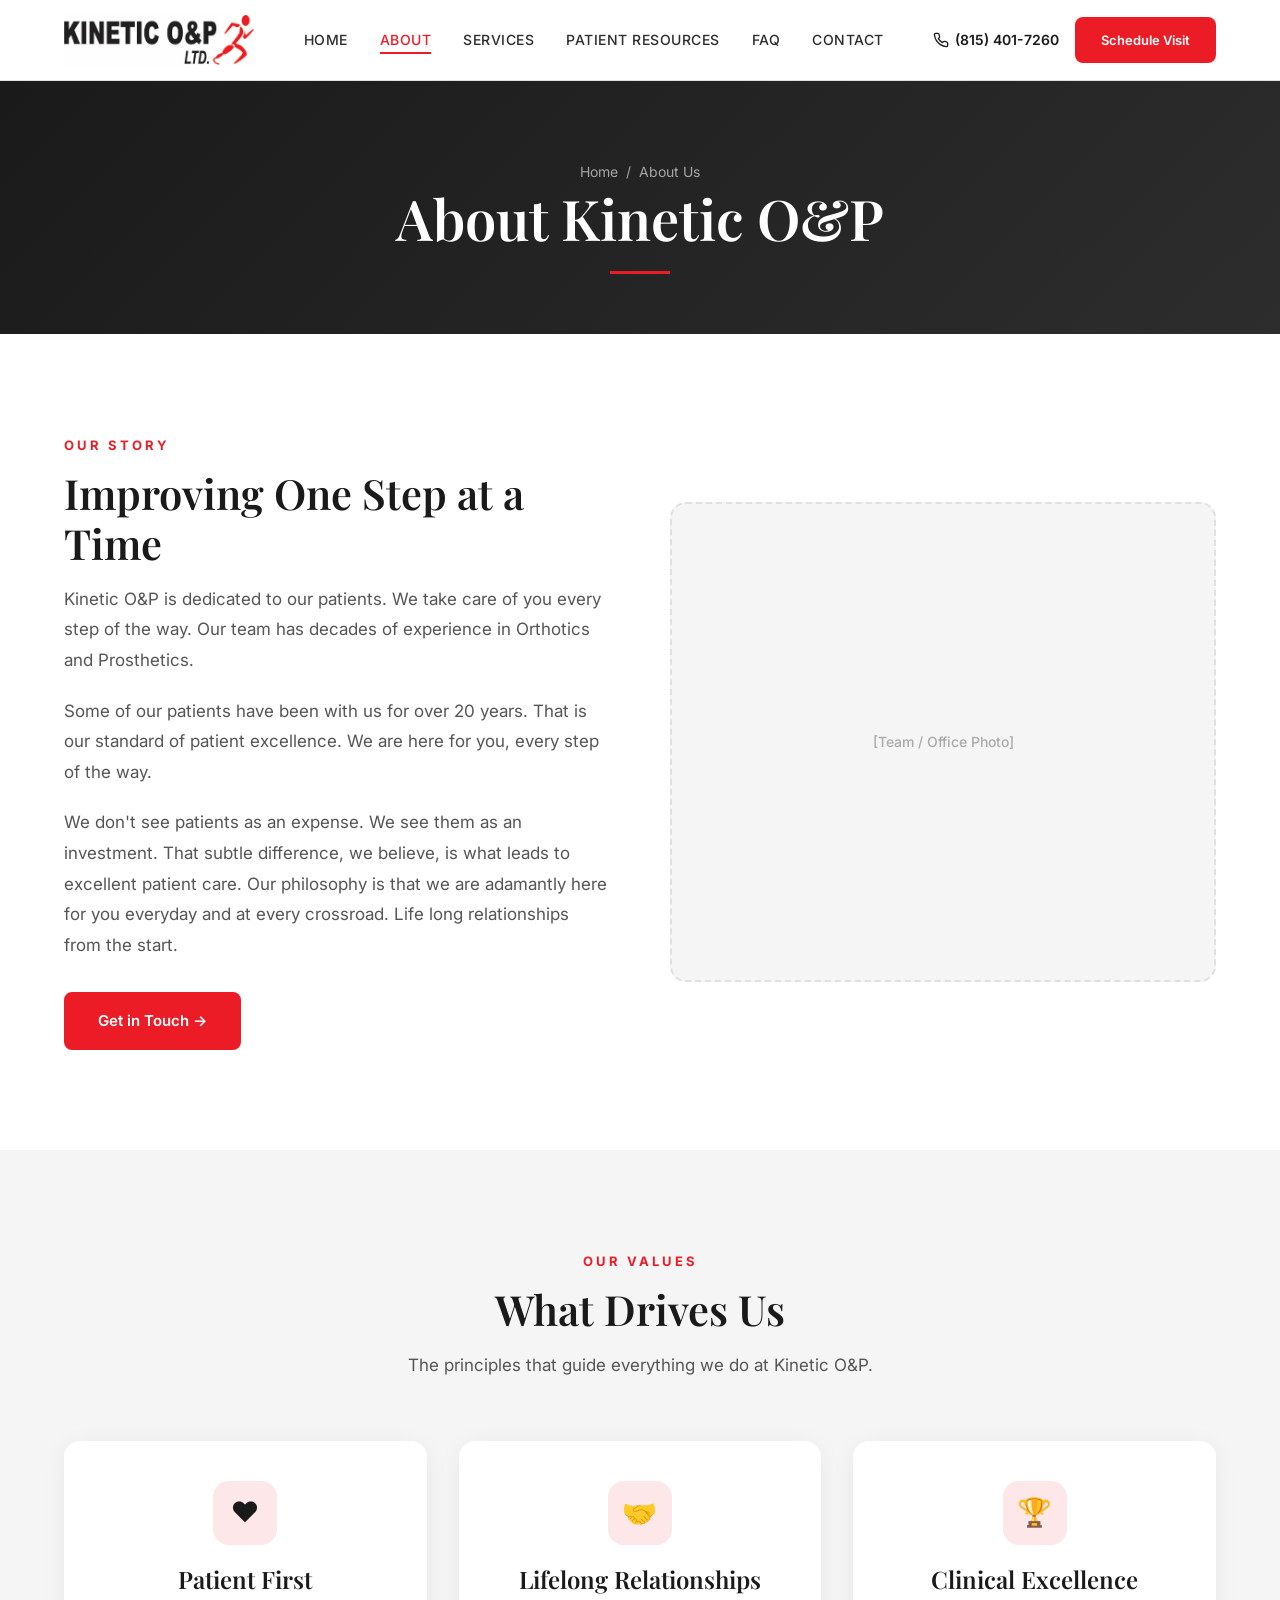
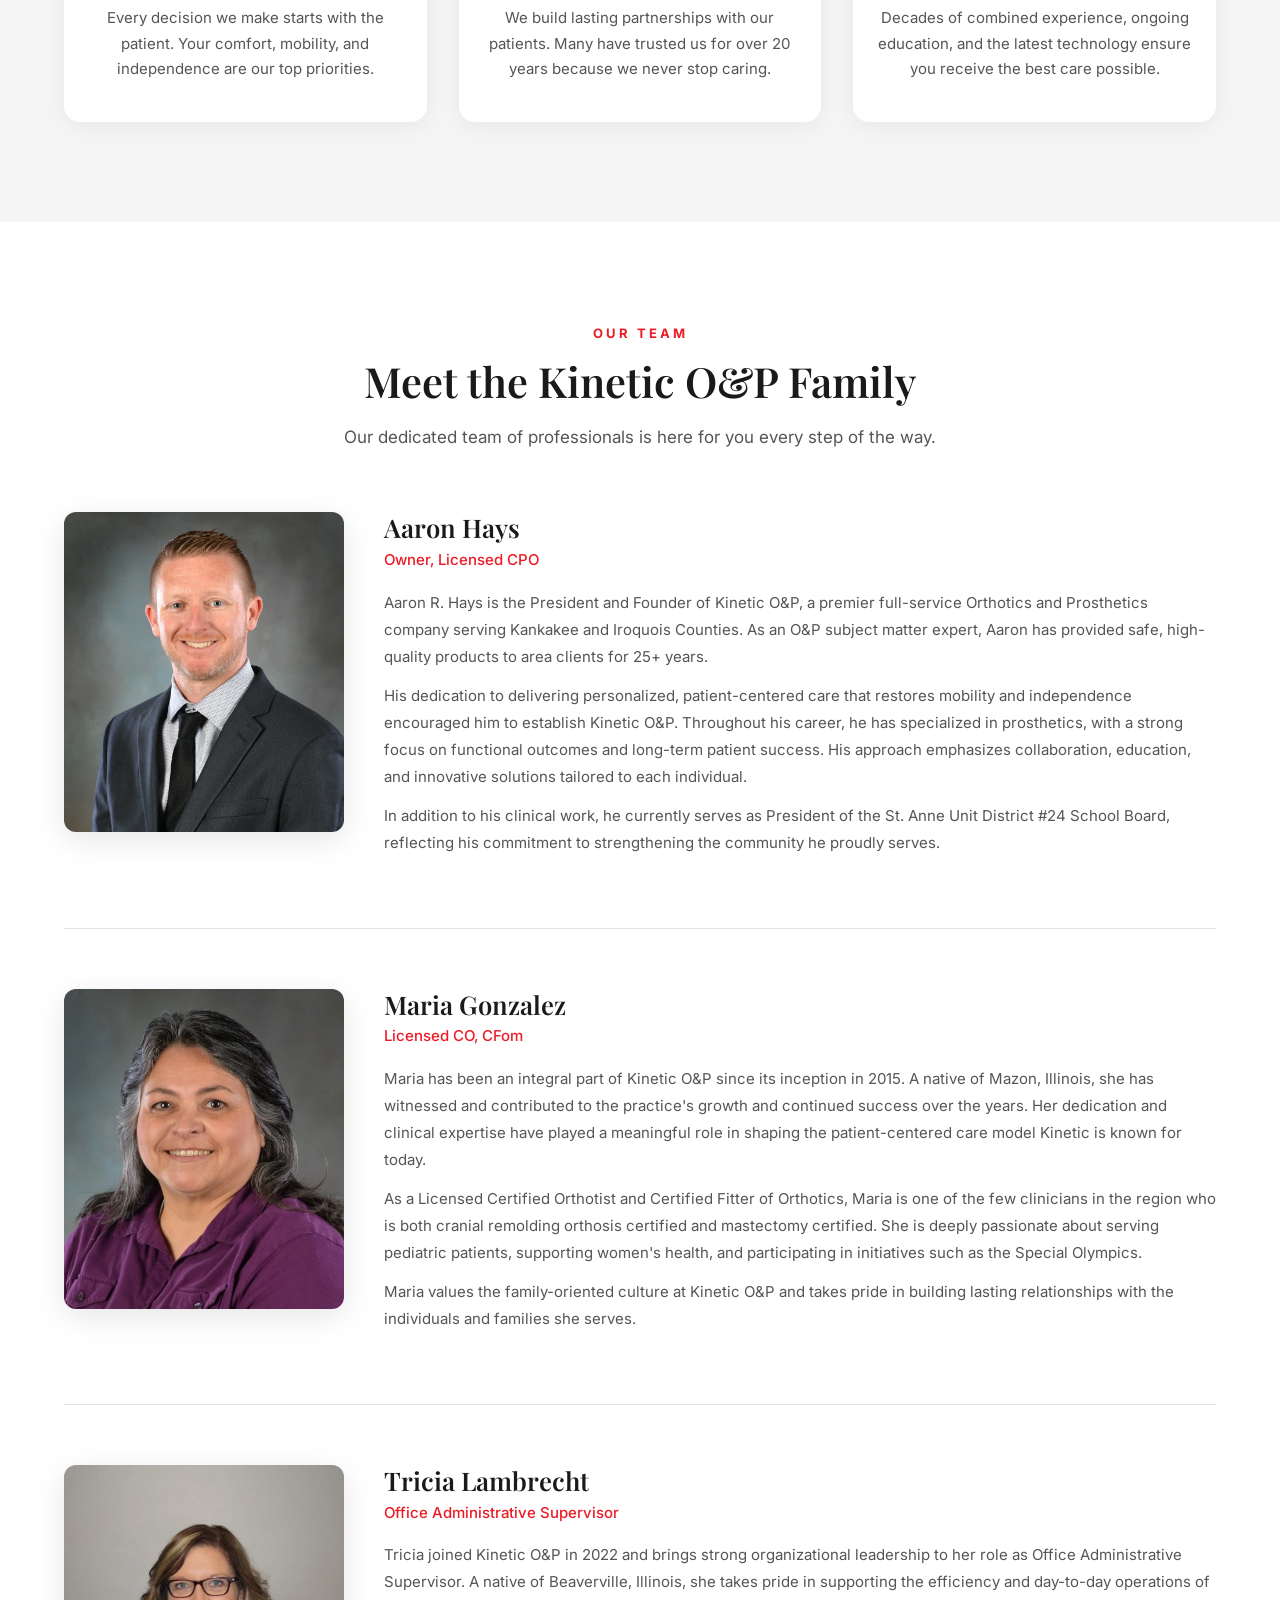
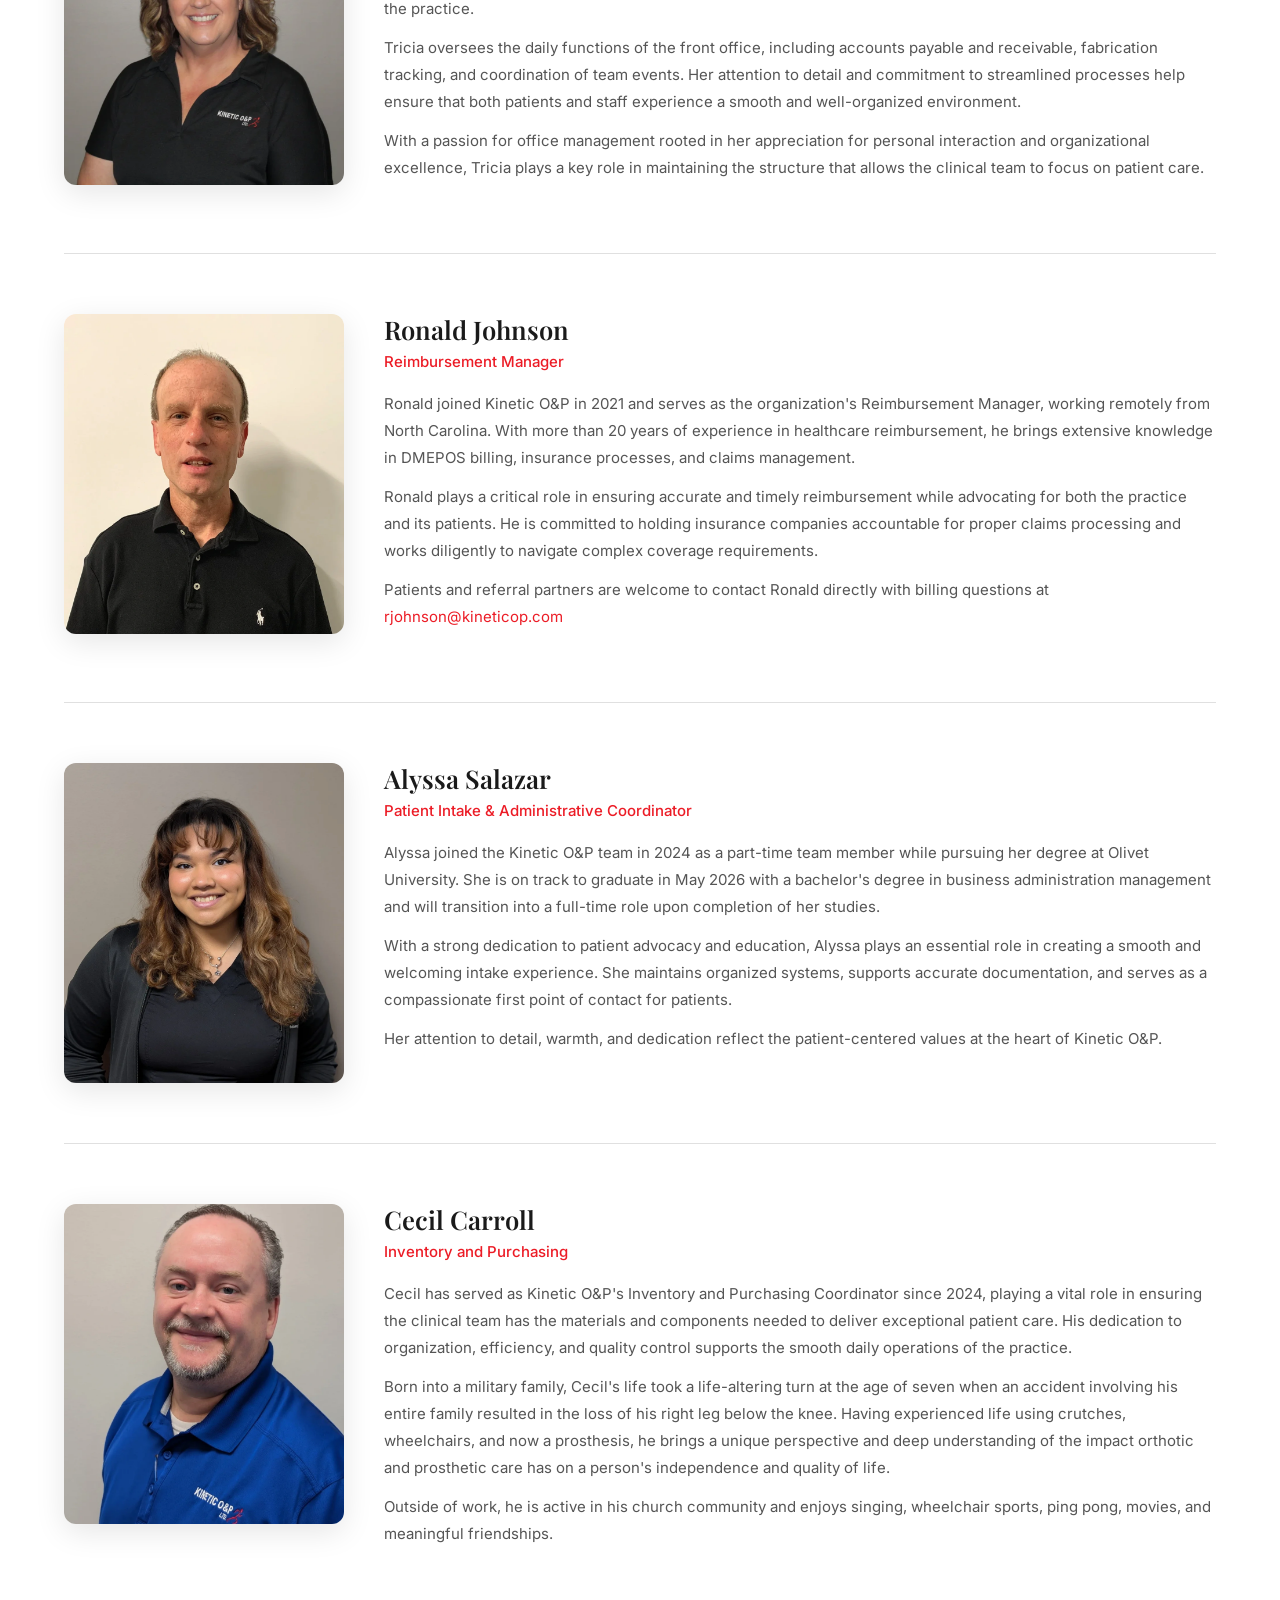
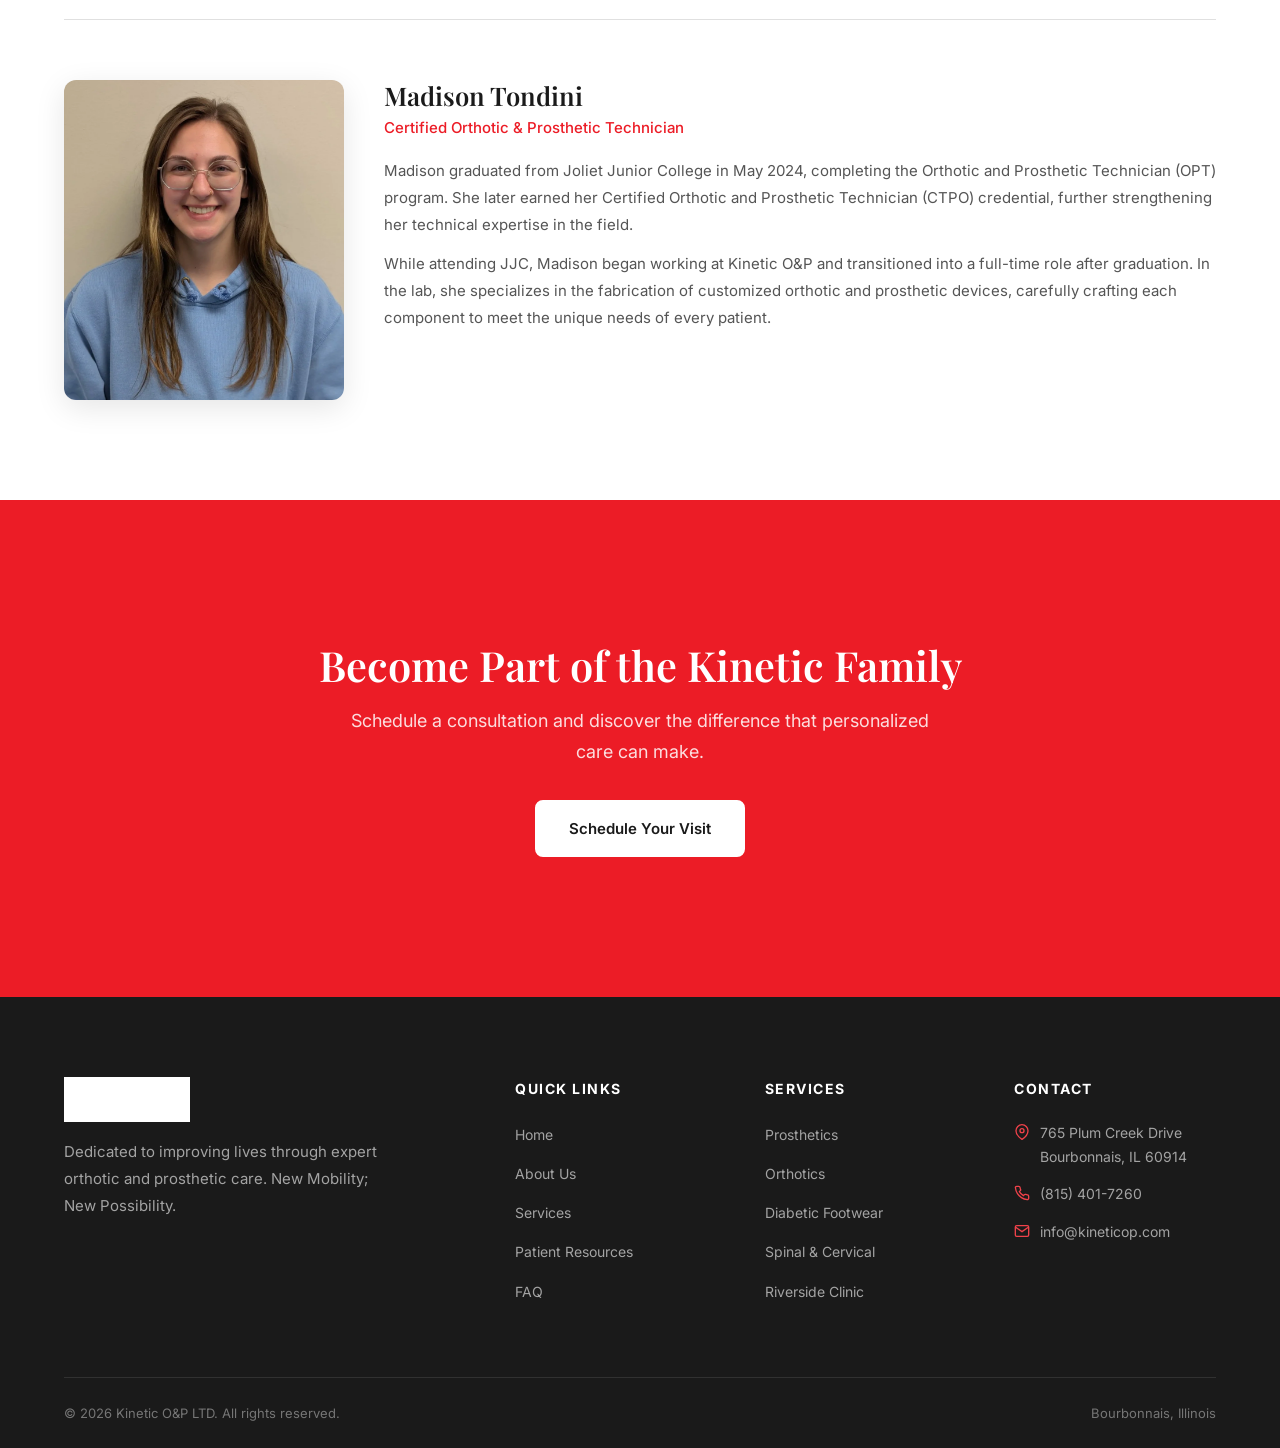
<file: about.html>
<!DOCTYPE html>
<html lang="en">
<head>
  <meta charset="UTF-8">
  <meta name="viewport" content="width=device-width, initial-scale=1.0">
  <title>About Us — Kinetic O&P</title>
  <link rel="stylesheet" href="css/styles.css">
  <style>
    .about-story {
      display: grid;
      grid-template-columns: 1fr 1fr;
      gap: 60px;
      align-items: center;
    }
    .about-image {
      height: 480px;
      border-radius: 16px;
      overflow: hidden;
      position: relative;
    }
    .about-image .accent-box {
      position: absolute;
      bottom: -20px;
      right: -20px;
      width: 200px;
      height: 200px;
      background: var(--red-tint);
      border-radius: 16px;
      z-index: -1;
    }
    .values-grid {
      display: grid;
      grid-template-columns: repeat(3, 1fr);
      gap: 32px;
    }
    .value-card {
      text-align: center;
      padding: 40px 24px;
      border-radius: 16px;
      background: var(--white);
      box-shadow: 0 4px 24px rgba(0,0,0,0.06);
      transition: var(--transition);
    }
    .value-card:hover {
      transform: translateY(-6px);
      box-shadow: 0 12px 40px rgba(0,0,0,0.12);
    }
    .value-icon {
      width: 64px;
      height: 64px;
      background: var(--red-tint);
      border-radius: 16px;
      display: flex;
      align-items: center;
      justify-content: center;
      margin: 0 auto 20px;
      font-size: 28px;
    }
    .value-card h3 {
      margin-bottom: 12px;
    }
    .value-card p {
      color: var(--medium-gray);
      font-size: 15px;
      line-height: 1.7;
    }
    /* ─── Full-width team bios ─── */
    .team-bio {
      display: flex;
      align-items: flex-start;
      gap: 40px;
      margin-bottom: 60px;
      padding-bottom: 60px;
      border-bottom: 1px solid var(--border-gray);
    }
    .team-bio:last-child {
      border-bottom: none;
      margin-bottom: 0;
      padding-bottom: 0;
    }
    .team-bio .bio-image {
      flex: 0 0 280px;
      height: 320px;
      border-radius: 12px;
      overflow: hidden;
      box-shadow: 0 8px 30px rgba(0,0,0,0.1);
    }
    .team-bio .bio-image img {
      width: 100%;
      height: 100%;
      object-fit: cover;
    }
    .team-bio .bio-text {
      flex: 1;
    }
    .team-bio .bio-text h3 {
      font-size: 1.6rem;
      margin-bottom: 4px;
    }
    .team-bio .bio-title {
      font-size: 15px;
      font-weight: 500;
      color: var(--red);
      margin-bottom: 16px;
    }
    .team-bio .bio-text p {
      color: var(--medium-gray);
      font-size: 15px;
      line-height: 1.8;
      margin-bottom: 12px;
    }
    @media (max-width: 968px) {
      .about-story { grid-template-columns: 1fr; }
      .values-grid { grid-template-columns: 1fr; }
      .team-bio { flex-direction: column; }
      .team-bio .bio-image { flex: 0 0 auto; width: 100%; height: 300px; }
    }
  </style>
</head>
<body>

  <!-- ═══ NAVIGATION ═══ -->
  <nav class="site-nav" id="siteNav">
    <div class="nav-inner">
      <a href="index.html" class="nav-logo">
        <img src="img/_kineticop_Logo-red.fw.webp" alt="Kinetic O&P">
      </a>
      <ul class="nav-links">
        <li><a href="index.html">Home</a></li>
        <li><a href="about.html" class="active">About</a></li>
        <li><a href="services.html">Services</a></li>
        <li><a href="resources.html">Patient Resources</a></li>
        <li><a href="faq.html">FAQ</a></li>
        <li><a href="contact.html">Contact</a></li>
      </ul>
      <div class="nav-cta">
        <a href="tel:8154017260" class="nav-phone">
          <svg viewBox="0 0 24 24" fill="none" stroke="currentColor" stroke-width="2"><path d="M22 16.92v3a2 2 0 01-2.18 2 19.79 19.79 0 01-8.63-3.07 19.5 19.5 0 01-6-6 19.79 19.79 0 01-3.07-8.67A2 2 0 014.11 2h3a2 2 0 012 1.72c.127.96.361 1.903.7 2.81a2 2 0 01-.45 2.11L8.09 9.91a16 16 0 006 6l1.27-1.27a2 2 0 012.11-.45c.907.339 1.85.573 2.81.7A2 2 0 0122 16.92z"/></svg>
          (815) 401-7260
        </a>
        <a href="contact.html" class="btn btn-primary">Schedule Visit</a>
      </div>
      <button class="nav-toggle" onclick="document.querySelector('.nav-links').classList.toggle('show')">
        <span></span><span></span><span></span>
      </button>
    </div>
  </nav>

  <!-- ═══ PAGE HEADER ═══ -->
  <div class="page-header">
    <div class="container">
      <p class="breadcrumb"><a href="index.html">Home</a> &nbsp;/&nbsp; About Us</p>
      <h1>About Kinetic O&P</h1>
      <div class="red-line"></div>
    </div>
  </div>

  <!-- ═══ OUR STORY ═══ -->
  <section class="section">
    <div class="container">
      <div class="about-story">
        <div>
          <p class="section-label">Our Story</p>
          <h2 class="section-heading">Improving One Step at a Time</h2>
          <p class="section-desc" style="margin-bottom: 20px;">
            Kinetic O&P is dedicated to our patients. We take care of you every step of the way. Our team has decades of experience in Orthotics and Prosthetics.
          </p>
          <p class="section-desc" style="margin-bottom: 20px;">
            Some of our patients have been with us for over 20 years. That is our standard of patient excellence. We are here for you, every step of the way.
          </p>
          <p class="section-desc" style="margin-bottom: 32px;">
            We don't see patients as an expense. We see them as an investment. That subtle difference, we believe, is what leads to excellent patient care. Our philosophy is that we are adamantly here for you everyday and at every crossroad. Life long relationships from the start.
          </p>
          <a href="contact.html" class="btn btn-primary">Get in Touch &rarr;</a>
        </div>
        <div class="about-image img-placeholder" style="position: relative;">
          [Team / Office Photo]
          <div class="accent-box"></div>
        </div>
      </div>
    </div>
  </section>

  <!-- ═══ VALUES ═══ -->
  <section class="section gray-bg">
    <div class="container">
      <div class="section-header">
        <p class="section-label">Our Values</p>
        <h2 class="section-heading">What Drives Us</h2>
        <p class="section-desc">The principles that guide everything we do at Kinetic O&P.</p>
      </div>
      <div class="values-grid">
        <div class="value-card">
          <div class="value-icon">&#10084;&#65039;</div>
          <h3>Patient First</h3>
          <p>Every decision we make starts with the patient. Your comfort, mobility, and independence are our top priorities.</p>
        </div>
        <div class="value-card">
          <div class="value-icon">&#129309;</div>
          <h3>Lifelong Relationships</h3>
          <p>We build lasting partnerships with our patients. Many have trusted us for over 20 years because we never stop caring.</p>
        </div>
        <div class="value-card">
          <div class="value-icon">&#127942;</div>
          <h3>Clinical Excellence</h3>
          <p>Decades of combined experience, ongoing education, and the latest technology ensure you receive the best care possible.</p>
        </div>
      </div>
    </div>
  </section>

  <!-- ═══ TEAM ═══ -->
  <section class="section team-section">
    <div class="container">
      <div class="section-header">
        <p class="section-label">Our Team</p>
        <h2 class="section-heading">Meet the Kinetic O&P Family</h2>
        <p class="section-desc">Our dedicated team of professionals is here for you every step of the way.</p>
      </div>
      <div class="team-bios">

        <!-- Aaron Hays -->
        <div class="team-bio">
          <div class="bio-image">
            <img src="img/resized/1.webp" alt="Aaron Hays">
          </div>
          <div class="bio-text">
            <h3>Aaron Hays</h3>
            <div class="bio-title">Owner, Licensed CPO</div>
            <p>Aaron R. Hays is the President and Founder of Kinetic O&P, a premier full-service Orthotics and Prosthetics company serving Kankakee and Iroquois Counties. As an O&P subject matter expert, Aaron has provided safe, high-quality products to area clients for 25+ years.</p>
            <p>His dedication to delivering personalized, patient-centered care that restores mobility and independence encouraged him to establish Kinetic O&P. Throughout his career, he has specialized in prosthetics, with a strong focus on functional outcomes and long-term patient success. His approach emphasizes collaboration, education, and innovative solutions tailored to each individual.</p>
            <p>In addition to his clinical work, he currently serves as President of the St. Anne Unit District #24 School Board, reflecting his commitment to strengthening the community he proudly serves.</p>
          </div>
        </div>

        <!-- Maria Gonzalez -->
        <div class="team-bio">
          <div class="bio-image">
            <img src="img/resized/2.webp" alt="Maria Gonzalez">
          </div>
          <div class="bio-text">
            <h3>Maria Gonzalez</h3>
            <div class="bio-title">Licensed CO, CFom</div>
            <p>Maria has been an integral part of Kinetic O&P since its inception in 2015. A native of Mazon, Illinois, she has witnessed and contributed to the practice's growth and continued success over the years. Her dedication and clinical expertise have played a meaningful role in shaping the patient-centered care model Kinetic is known for today.</p>
            <p>As a Licensed Certified Orthotist and Certified Fitter of Orthotics, Maria is one of the few clinicians in the region who is both cranial remolding orthosis certified and mastectomy certified. She is deeply passionate about serving pediatric patients, supporting women's health, and participating in initiatives such as the Special Olympics.</p>
            <p>Maria values the family-oriented culture at Kinetic O&P and takes pride in building lasting relationships with the individuals and families she serves.</p>
          </div>
        </div>

        <!-- Tricia Lambrecht -->
        <div class="team-bio">
          <div class="bio-image">
            <img src="img/resized/3.webp" alt="Tricia Lambrecht">
          </div>
          <div class="bio-text">
            <h3>Tricia Lambrecht</h3>
            <div class="bio-title">Office Administrative Supervisor</div>
            <p>Tricia joined Kinetic O&P in 2022 and brings strong organizational leadership to her role as Office Administrative Supervisor. A native of Beaverville, Illinois, she takes pride in supporting the efficiency and day-to-day operations of the practice.</p>
            <p>Tricia oversees the daily functions of the front office, including accounts payable and receivable, fabrication tracking, and coordination of team events. Her attention to detail and commitment to streamlined processes help ensure that both patients and staff experience a smooth and well-organized environment.</p>
            <p>With a passion for office management rooted in her appreciation for personal interaction and organizational excellence, Tricia plays a key role in maintaining the structure that allows the clinical team to focus on patient care.</p>
          </div>
        </div>

        <!-- Ronald Johnson -->
        <div class="team-bio">
          <div class="bio-image">
            <img src="img/resized/4.webp" alt="Ronald Johnson">
          </div>
          <div class="bio-text">
            <h3>Ronald Johnson</h3>
            <div class="bio-title">Reimbursement Manager</div>
            <p>Ronald joined Kinetic O&P in 2021 and serves as the organization's Reimbursement Manager, working remotely from North Carolina. With more than 20 years of experience in healthcare reimbursement, he brings extensive knowledge in DMEPOS billing, insurance processes, and claims management.</p>
            <p>Ronald plays a critical role in ensuring accurate and timely reimbursement while advocating for both the practice and its patients. He is committed to holding insurance companies accountable for proper claims processing and works diligently to navigate complex coverage requirements.</p>
            <p>Patients and referral partners are welcome to contact Ronald directly with billing questions at <a href="mailto:rjohnson@kineticop.com" style="color: var(--red);">rjohnson@kineticop.com</a></p>
          </div>
        </div>

        <!-- Alyssa Salazar -->
        <div class="team-bio">
          <div class="bio-image">
            <img src="img/resized/5.webp" alt="Alyssa Salazar">
          </div>
          <div class="bio-text">
            <h3>Alyssa Salazar</h3>
            <div class="bio-title">Patient Intake &amp; Administrative Coordinator</div>
            <p>Alyssa joined the Kinetic O&P team in 2024 as a part-time team member while pursuing her degree at Olivet University. She is on track to graduate in May 2026 with a bachelor's degree in business administration management and will transition into a full-time role upon completion of her studies.</p>
            <p>With a strong dedication to patient advocacy and education, Alyssa plays an essential role in creating a smooth and welcoming intake experience. She maintains organized systems, supports accurate documentation, and serves as a compassionate first point of contact for patients.</p>
            <p>Her attention to detail, warmth, and dedication reflect the patient-centered values at the heart of Kinetic O&P.</p>
          </div>
        </div>

        <!-- Cecil Carroll -->
        <div class="team-bio">
          <div class="bio-image">
            <img src="img/resized/6.webp" alt="Cecil Carroll">
          </div>
          <div class="bio-text">
            <h3>Cecil Carroll</h3>
            <div class="bio-title">Inventory and Purchasing</div>
            <p>Cecil has served as Kinetic O&P's Inventory and Purchasing Coordinator since 2024, playing a vital role in ensuring the clinical team has the materials and components needed to deliver exceptional patient care. His dedication to organization, efficiency, and quality control supports the smooth daily operations of the practice.</p>
            <p>Born into a military family, Cecil's life took a life-altering turn at the age of seven when an accident involving his entire family resulted in the loss of his right leg below the knee. Having experienced life using crutches, wheelchairs, and now a prosthesis, he brings a unique perspective and deep understanding of the impact orthotic and prosthetic care has on a person's independence and quality of life.</p>
            <p>Outside of work, he is active in his church community and enjoys singing, wheelchair sports, ping pong, movies, and meaningful friendships.</p>
          </div>
        </div>

        <!-- Madison Tondini -->
        <div class="team-bio">
          <div class="bio-image">
            <img src="img/resized/7.webp" alt="Madison Tondini">
          </div>
          <div class="bio-text">
            <h3>Madison Tondini</h3>
            <div class="bio-title">Certified Orthotic &amp; Prosthetic Technician</div>
            <p>Madison graduated from Joliet Junior College in May 2024, completing the Orthotic and Prosthetic Technician (OPT) program. She later earned her Certified Orthotic and Prosthetic Technician (CTPO) credential, further strengthening her technical expertise in the field.</p>
            <p>While attending JJC, Madison began working at Kinetic O&P and transitioned into a full-time role after graduation. In the lab, she specializes in the fabrication of customized orthotic and prosthetic devices, carefully crafting each component to meet the unique needs of every patient.</p>
          </div>
        </div>

      </div>
    </div>
  </section>

  <!-- ═══ CTA ═══ -->
  <section class="section red-bg">
    <div class="cta-banner" style="text-align: center; padding: 40px 24px;">
      <h2 style="color: var(--white);">Become Part of the Kinetic Family</h2>
      <p style="color: rgba(255,255,255,0.85); font-size: 18px; max-width: 600px; margin: 16px auto 32px;">Schedule a consultation and discover the difference that personalized care can make.</p>
      <a href="contact.html" class="btn btn-white">Schedule Your Visit</a>
    </div>
  </section>

  <!-- ═══ FOOTER ═══ -->
  <footer class="site-footer">
    <div class="container">
      <div class="footer-grid">
        <div class="footer-brand">
          <img src="img/logo.jpg" alt="Kinetic O&P">
          <p>Dedicated to improving lives through expert orthotic and prosthetic care. New Mobility; New Possibility.</p>
        </div>
        <div class="footer-col">
          <h4>Quick Links</h4>
          <ul>
            <li><a href="index.html">Home</a></li>
            <li><a href="about.html">About Us</a></li>
            <li><a href="services.html">Services</a></li>
            <li><a href="resources.html">Patient Resources</a></li>
            <li><a href="faq.html">FAQ</a></li>
          </ul>
        </div>
        <div class="footer-col">
          <h4>Services</h4>
          <ul>
            <li><a href="services.html">Prosthetics</a></li>
            <li><a href="services.html">Orthotics</a></li>
            <li><a href="services.html">Diabetic Footwear</a></li>
            <li><a href="services.html">Spinal &amp; Cervical</a></li>
            <li><a href="services.html#riverside">Riverside Clinic</a></li>
          </ul>
        </div>
        <div class="footer-col">
          <h4>Contact</h4>
          <div class="footer-contact-item">
            <svg viewBox="0 0 24 24" fill="none" stroke="currentColor" stroke-width="2"><path d="M21 10c0 7-9 13-9 13s-9-6-9-13a9 9 0 0118 0z"/><circle cx="12" cy="10" r="3"/></svg>
            <span>765 Plum Creek Drive<br>Bourbonnais, IL 60914</span>
          </div>
          <div class="footer-contact-item">
            <svg viewBox="0 0 24 24" fill="none" stroke="currentColor" stroke-width="2"><path d="M22 16.92v3a2 2 0 01-2.18 2 19.79 19.79 0 01-8.63-3.07 19.5 19.5 0 01-6-6 19.79 19.79 0 01-3.07-8.67A2 2 0 014.11 2h3a2 2 0 012 1.72c.127.96.361 1.903.7 2.81a2 2 0 01-.45 2.11L8.09 9.91a16 16 0 006 6l1.27-1.27a2 2 0 012.11-.45c.907.339 1.85.573 2.81.7A2 2 0 0122 16.92z"/></svg>
            <span>(815) 401-7260</span>
          </div>
          <div class="footer-contact-item">
            <svg viewBox="0 0 24 24" fill="none" stroke="currentColor" stroke-width="2"><path d="M4 4h16c1.1 0 2 .9 2 2v12c0 1.1-.9 2-2 2H4c-1.1 0-2-.9-2-2V6c0-1.1.9-2 2-2z"/><polyline points="22,6 12,13 2,6"/></svg>
            <span>info@kineticop.com</span>
          </div>
        </div>
      </div>
      <div class="footer-bottom">
        <span>&copy; 2026 Kinetic O&P LTD. All rights reserved.</span>
        <span>Bourbonnais, Illinois</span>
      </div>
    </div>
  </footer>

  <script>
    window.addEventListener('scroll', () => {
      document.getElementById('siteNav').classList.toggle('scrolled', window.scrollY > 10);
    });
  </script>
</body>
</html>
</file>
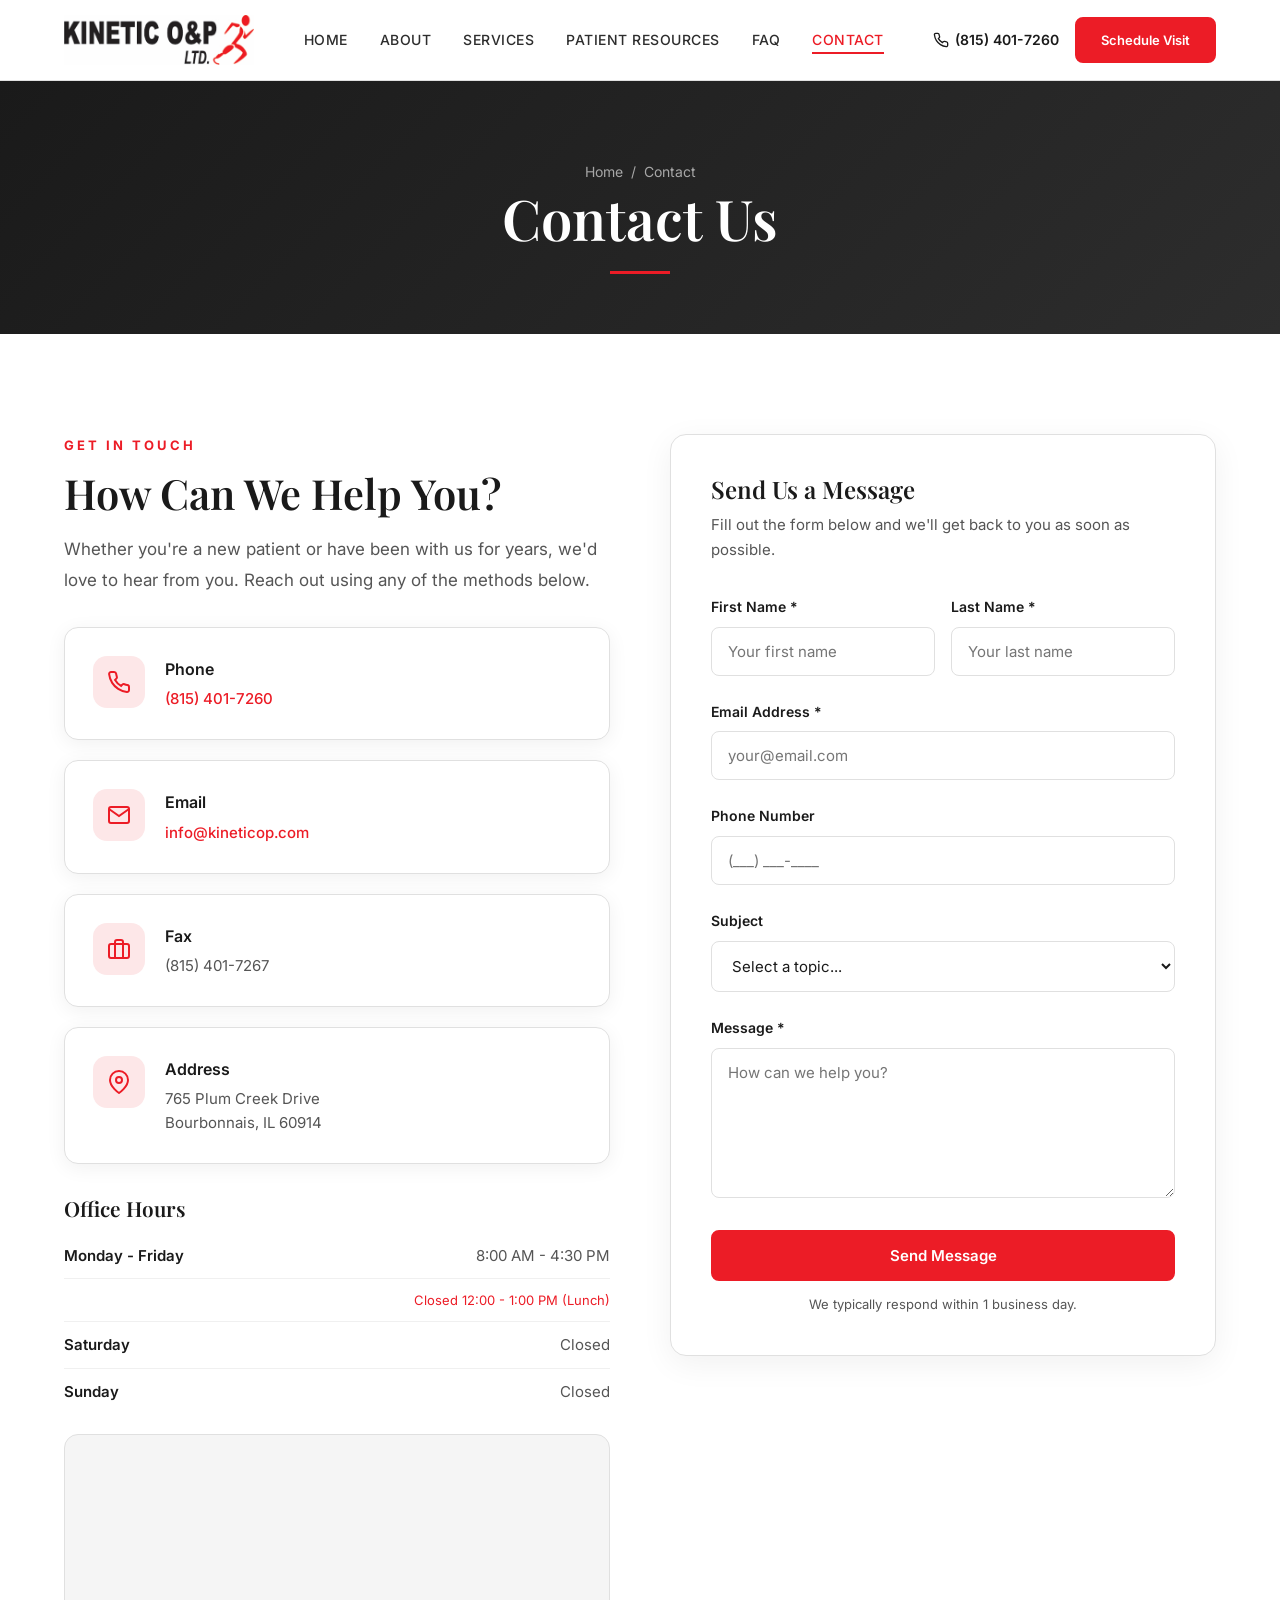
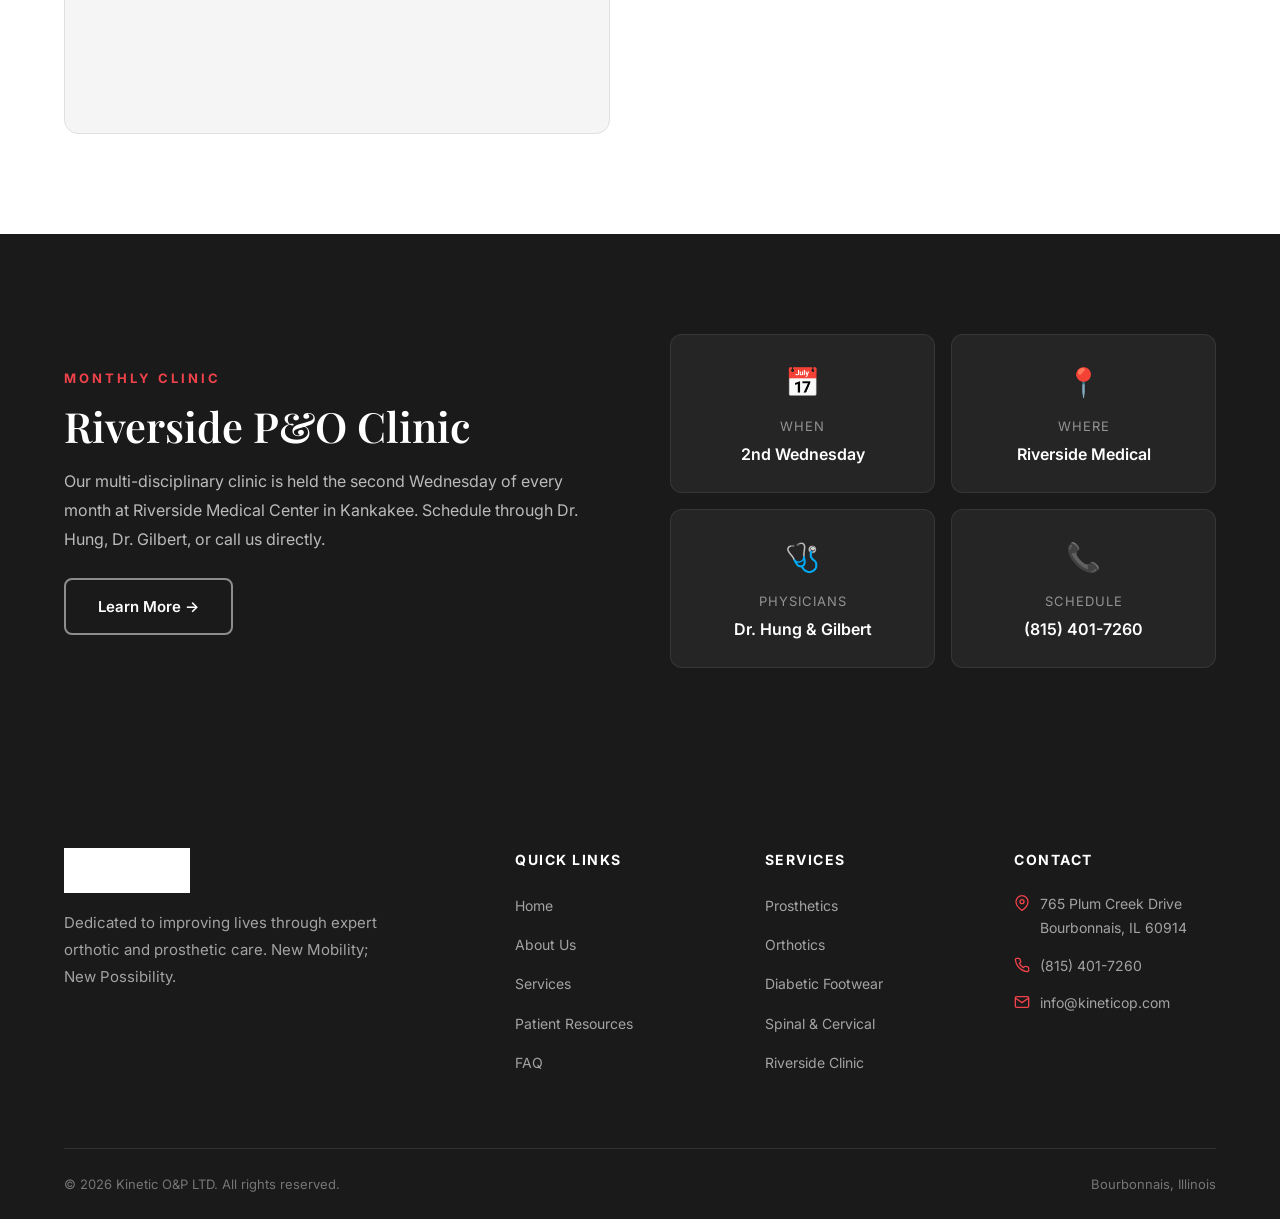
<file: contact.html>
<!DOCTYPE html>
<html lang="en">
<head>
  <meta charset="UTF-8">
  <meta name="viewport" content="width=device-width, initial-scale=1.0">
  <title>Contact — Kinetic O&P</title>
  <link rel="stylesheet" href="css/styles.css">
  <style>
    .contact-layout {
      display: grid;
      grid-template-columns: 1fr 1fr;
      gap: 60px;
      align-items: start;
    }

    .contact-info-cards {
      display: grid;
      gap: 20px;
    }

    .contact-card {
      display: flex;
      gap: 20px;
      padding: 28px;
      background: var(--white);
      border-radius: 14px;
      box-shadow: 0 4px 20px rgba(0,0,0,0.06);
      border: 1px solid var(--border-gray);
      transition: var(--transition);
    }
    .contact-card:hover {
      border-color: var(--red);
      box-shadow: 0 8px 30px rgba(0,0,0,0.1);
    }

    .contact-card-icon {
      width: 52px;
      height: 52px;
      background: var(--red-tint);
      border-radius: 14px;
      display: flex;
      align-items: center;
      justify-content: center;
      flex-shrink: 0;
    }
    .contact-card-icon svg {
      width: 24px;
      height: 24px;
      color: var(--red);
    }

    .contact-card h4 {
      font-family: var(--font-main);
      font-size: 16px;
      font-weight: 600;
      margin-bottom: 4px;
    }
    .contact-card p {
      color: var(--medium-gray);
      font-size: 15px;
      line-height: 1.6;
    }
    .contact-card a {
      color: var(--red);
      font-weight: 500;
    }

    .map-embed {
      width: 100%;
      height: 300px;
      border-radius: 14px;
      overflow: hidden;
      border: 1px solid var(--border-gray);
      margin-top: 20px;
      background: var(--light-gray);
      display: flex;
      align-items: center;
      justify-content: center;
      color: #999;
      font-size: 14px;
    }

    .form-card {
      background: var(--white);
      border-radius: 16px;
      padding: 40px;
      box-shadow: 0 8px 32px rgba(0,0,0,0.06);
      border: 1px solid var(--border-gray);
    }
    .form-card h3 {
      margin-bottom: 8px;
    }
    .form-card > p {
      color: var(--medium-gray);
      font-size: 15px;
      margin-bottom: 32px;
    }

    .hours-table {
      width: 100%;
      border-collapse: collapse;
      margin-top: 12px;
    }
    .hours-table td {
      padding: 10px 0;
      border-bottom: 1px solid #f0f0f0;
      font-size: 15px;
    }
    .hours-table td:first-child {
      font-weight: 600;
      color: var(--black);
    }
    .hours-table td:last-child {
      text-align: right;
      color: var(--medium-gray);
    }
    .hours-table tr:last-child td { border-bottom: none; }

    @media (max-width: 968px) {
      .contact-layout { grid-template-columns: 1fr; }
    }
  </style>
</head>
<body>

  <!-- ═══ NAVIGATION ═══ -->
  <nav class="site-nav" id="siteNav">
    <div class="nav-inner">
      <a href="index.html" class="nav-logo">
        <img src="img/_kineticop_Logo-red.fw.webp" alt="Kinetic O&P">
      </a>
      <ul class="nav-links">
        <li><a href="index.html">Home</a></li>
        <li><a href="about.html">About</a></li>
        <li><a href="services.html">Services</a></li>
        <li><a href="resources.html">Patient Resources</a></li>
        <li><a href="faq.html">FAQ</a></li>
        <li><a href="contact.html" class="active">Contact</a></li>
      </ul>
      <div class="nav-cta">
        <a href="tel:8154017260" class="nav-phone">
          <svg viewBox="0 0 24 24" fill="none" stroke="currentColor" stroke-width="2"><path d="M22 16.92v3a2 2 0 01-2.18 2 19.79 19.79 0 01-8.63-3.07 19.5 19.5 0 01-6-6 19.79 19.79 0 01-3.07-8.67A2 2 0 014.11 2h3a2 2 0 012 1.72c.127.96.361 1.903.7 2.81a2 2 0 01-.45 2.11L8.09 9.91a16 16 0 006 6l1.27-1.27a2 2 0 012.11-.45c.907.339 1.85.573 2.81.7A2 2 0 0122 16.92z"/></svg>
          (815) 401-7260
        </a>
        <a href="contact.html" class="btn btn-primary">Schedule Visit</a>
      </div>
      <button class="nav-toggle" onclick="document.querySelector('.nav-links').classList.toggle('show')">
        <span></span><span></span><span></span>
      </button>
    </div>
  </nav>

  <!-- ═══ PAGE HEADER ═══ -->
  <div class="page-header">
    <div class="container">
      <p class="breadcrumb"><a href="index.html">Home</a> &nbsp;/&nbsp; Contact</p>
      <h1>Contact Us</h1>
      <div class="red-line"></div>
    </div>
  </div>

  <!-- ═══ CONTACT CONTENT ═══ -->
  <section class="section">
    <div class="container">
      <div class="contact-layout">

        <!-- Left: Contact Info -->
        <div>
          <p class="section-label">Get in Touch</p>
          <h2 class="section-heading">How Can We Help You?</h2>
          <p class="section-desc" style="margin-bottom: 32px;">Whether you're a new patient or have been with us for years, we'd love to hear from you. Reach out using any of the methods below.</p>

          <div class="contact-info-cards">
            <div class="contact-card">
              <div class="contact-card-icon">
                <svg viewBox="0 0 24 24" fill="none" stroke="currentColor" stroke-width="2"><path d="M22 16.92v3a2 2 0 01-2.18 2 19.79 19.79 0 01-8.63-3.07 19.5 19.5 0 01-6-6 19.79 19.79 0 01-3.07-8.67A2 2 0 014.11 2h3a2 2 0 012 1.72c.127.96.361 1.903.7 2.81a2 2 0 01-.45 2.11L8.09 9.91a16 16 0 006 6l1.27-1.27a2 2 0 012.11-.45c.907.339 1.85.573 2.81.7A2 2 0 0122 16.92z"/></svg>
              </div>
              <div>
                <h4>Phone</h4>
                <p><a href="tel:8154017260">(815) 401-7260</a></p>
              </div>
            </div>

            <div class="contact-card">
              <div class="contact-card-icon">
                <svg viewBox="0 0 24 24" fill="none" stroke="currentColor" stroke-width="2"><path d="M4 4h16c1.1 0 2 .9 2 2v12c0 1.1-.9 2-2 2H4c-1.1 0-2-.9-2-2V6c0-1.1.9-2 2-2z"/><polyline points="22,6 12,13 2,6"/></svg>
              </div>
              <div>
                <h4>Email</h4>
                <p><a href="mailto:info@kineticop.com">info@kineticop.com</a></p>
              </div>
            </div>

            <div class="contact-card">
              <div class="contact-card-icon">
                <svg viewBox="0 0 24 24" fill="none" stroke="currentColor" stroke-width="2"><rect x="2" y="7" width="20" height="14" rx="2" ry="2"/><path d="M16 21V5a2 2 0 00-2-2h-4a2 2 0 00-2 2v16"/></svg>
              </div>
              <div>
                <h4>Fax</h4>
                <p>(815) 401-7267</p>
              </div>
            </div>

            <div class="contact-card">
              <div class="contact-card-icon">
                <svg viewBox="0 0 24 24" fill="none" stroke="currentColor" stroke-width="2"><path d="M21 10c0 7-9 13-9 13s-9-6-9-13a9 9 0 0118 0z"/><circle cx="12" cy="10" r="3"/></svg>
              </div>
              <div>
                <h4>Address</h4>
                <p>765 Plum Creek Drive<br>Bourbonnais, IL 60914</p>
              </div>
            </div>
          </div>

          <!-- Hours -->
          <div style="margin-top: 32px;">
            <h3 style="font-size: 1.3rem; margin-bottom: 4px;">Office Hours</h3>
            <table class="hours-table">
              <tr><td>Monday - Friday</td><td>8:00 AM - 4:30 PM</td></tr>
              <tr><td></td><td style="font-size: 13px; color: var(--red);">Closed 12:00 - 1:00 PM (Lunch)</td></tr>
              <tr><td>Saturday</td><td>Closed</td></tr>
              <tr><td>Sunday</td><td>Closed</td></tr>
            </table>
          </div>

          <!-- Map -->
          <div class="map-embed">
            <iframe
              src="https://www.google.com/maps/embed/v1/place?key=AIzaSyBFw0Qbyq9zTFTd-tUY6dZWTgaQzuU17R8&q=765+Plum+Creek+Drive,Bourbonnais,IL+60914"
              width="100%" height="300" style="border:0; border-radius: 14px;" allowfullscreen="" loading="lazy" referrerpolicy="no-referrer-when-downgrade">
            </iframe>
          </div>
        </div>

        <!-- Right: Contact Form -->
        <div class="form-card">
          <h3>Send Us a Message</h3>
          <p>Fill out the form below and we'll get back to you as soon as possible.</p>

          <form class="contact-form" style="max-width: 100%;">
            <div class="form-row">
              <div class="form-group">
                <label for="firstName">First Name *</label>
                <input type="text" id="firstName" placeholder="Your first name" required>
              </div>
              <div class="form-group">
                <label for="lastName">Last Name *</label>
                <input type="text" id="lastName" placeholder="Your last name" required>
              </div>
            </div>

            <div class="form-group">
              <label for="email">Email Address *</label>
              <input type="email" id="email" placeholder="your@email.com" required>
            </div>

            <div class="form-group">
              <label for="phone">Phone Number</label>
              <input type="tel" id="phone" placeholder="(___) ___-____">
            </div>

            <div class="form-group">
              <label for="subject">Subject</label>
              <select id="subject">
                <option value="">Select a topic...</option>
                <option value="new-patient">New Patient Inquiry</option>
                <option value="existing-patient">Existing Patient</option>
                <option value="prosthetics">Prosthetics</option>
                <option value="orthotics">Orthotics</option>
                <option value="diabetic-footwear">Diabetic Footwear</option>
                <option value="riverside-clinic">Riverside P&O Clinic</option>
                <option value="insurance">Insurance Question</option>
                <option value="other">Other</option>
              </select>
            </div>

            <div class="form-group">
              <label for="message">Message *</label>
              <textarea id="message" placeholder="How can we help you?" required></textarea>
            </div>

            <button type="submit" class="btn btn-primary" style="width: 100%; justify-content: center;">
              Send Message
            </button>
            <p style="font-size: 13px; color: var(--medium-gray); margin-top: 12px; text-align: center;">
              We typically respond within 1 business day.
            </p>
          </form>
        </div>

      </div>
    </div>
  </section>

  <!-- ═══ RIVERSIDE QUICK INFO ═══ -->
  <section class="section dark-bg">
    <div class="container">
      <div style="display: grid; grid-template-columns: 1fr 1fr; gap: 60px; align-items: center;">
        <div>
          <p class="section-label" style="color: var(--red-light);">Monthly Clinic</p>
          <h2 style="color: var(--white); margin-bottom: 16px;">Riverside P&amp;O Clinic</h2>
          <p style="color: rgba(255,255,255,0.7); font-size: 16px; line-height: 1.8;">
            Our multi-disciplinary clinic is held the second Wednesday of every month at Riverside Medical Center in Kankakee. Schedule through Dr. Hung, Dr. Gilbert, or call us directly.
          </p>
          <a href="services.html#riverside" class="btn btn-outline-white" style="margin-top: 24px;">Learn More &rarr;</a>
        </div>
        <div style="display: grid; grid-template-columns: 1fr 1fr; gap: 16px;">
          <div style="background: rgba(255,255,255,0.05); border: 1px solid rgba(255,255,255,0.08); border-radius: 12px; padding: 24px; text-align: center;">
            <div style="font-size: 28px; margin-bottom: 8px;">&#128197;</div>
            <div style="font-size: 13px; color: rgba(255,255,255,0.5); text-transform: uppercase; letter-spacing: 1px;">When</div>
            <div style="font-weight: 600; margin-top: 4px; color: var(--white);">2nd Wednesday</div>
          </div>
          <div style="background: rgba(255,255,255,0.05); border: 1px solid rgba(255,255,255,0.08); border-radius: 12px; padding: 24px; text-align: center;">
            <div style="font-size: 28px; margin-bottom: 8px;">&#128205;</div>
            <div style="font-size: 13px; color: rgba(255,255,255,0.5); text-transform: uppercase; letter-spacing: 1px;">Where</div>
            <div style="font-weight: 600; margin-top: 4px; color: var(--white);">Riverside Medical</div>
          </div>
          <div style="background: rgba(255,255,255,0.05); border: 1px solid rgba(255,255,255,0.08); border-radius: 12px; padding: 24px; text-align: center;">
            <div style="font-size: 28px; margin-bottom: 8px;">&#129658;</div>
            <div style="font-size: 13px; color: rgba(255,255,255,0.5); text-transform: uppercase; letter-spacing: 1px;">Physicians</div>
            <div style="font-weight: 600; margin-top: 4px; color: var(--white);">Dr. Hung & Gilbert</div>
          </div>
          <div style="background: rgba(255,255,255,0.05); border: 1px solid rgba(255,255,255,0.08); border-radius: 12px; padding: 24px; text-align: center;">
            <div style="font-size: 28px; margin-bottom: 8px;">&#128222;</div>
            <div style="font-size: 13px; color: rgba(255,255,255,0.5); text-transform: uppercase; letter-spacing: 1px;">Schedule</div>
            <div style="font-weight: 600; margin-top: 4px; color: var(--white);">(815) 401-7260</div>
          </div>
        </div>
      </div>
    </div>
  </section>

  <!-- ═══ FOOTER ═══ -->
  <footer class="site-footer">
    <div class="container">
      <div class="footer-grid">
        <div class="footer-brand">
          <img src="img/logo.jpg" alt="Kinetic O&P">
          <p>Dedicated to improving lives through expert orthotic and prosthetic care. New Mobility; New Possibility.</p>
        </div>
        <div class="footer-col">
          <h4>Quick Links</h4>
          <ul>
            <li><a href="index.html">Home</a></li>
            <li><a href="about.html">About Us</a></li>
            <li><a href="services.html">Services</a></li>
            <li><a href="resources.html">Patient Resources</a></li>
            <li><a href="faq.html">FAQ</a></li>
          </ul>
        </div>
        <div class="footer-col">
          <h4>Services</h4>
          <ul>
            <li><a href="services.html">Prosthetics</a></li>
            <li><a href="services.html">Orthotics</a></li>
            <li><a href="services.html">Diabetic Footwear</a></li>
            <li><a href="services.html">Spinal &amp; Cervical</a></li>
            <li><a href="services.html#riverside">Riverside Clinic</a></li>
          </ul>
        </div>
        <div class="footer-col">
          <h4>Contact</h4>
          <div class="footer-contact-item">
            <svg viewBox="0 0 24 24" fill="none" stroke="currentColor" stroke-width="2"><path d="M21 10c0 7-9 13-9 13s-9-6-9-13a9 9 0 0118 0z"/><circle cx="12" cy="10" r="3"/></svg>
            <span>765 Plum Creek Drive<br>Bourbonnais, IL 60914</span>
          </div>
          <div class="footer-contact-item">
            <svg viewBox="0 0 24 24" fill="none" stroke="currentColor" stroke-width="2"><path d="M22 16.92v3a2 2 0 01-2.18 2 19.79 19.79 0 01-8.63-3.07 19.5 19.5 0 01-6-6 19.79 19.79 0 01-3.07-8.67A2 2 0 014.11 2h3a2 2 0 012 1.72c.127.96.361 1.903.7 2.81a2 2 0 01-.45 2.11L8.09 9.91a16 16 0 006 6l1.27-1.27a2 2 0 012.11-.45c.907.339 1.85.573 2.81.7A2 2 0 0122 16.92z"/></svg>
            <span>(815) 401-7260</span>
          </div>
          <div class="footer-contact-item">
            <svg viewBox="0 0 24 24" fill="none" stroke="currentColor" stroke-width="2"><path d="M4 4h16c1.1 0 2 .9 2 2v12c0 1.1-.9 2-2 2H4c-1.1 0-2-.9-2-2V6c0-1.1.9-2 2-2z"/><polyline points="22,6 12,13 2,6"/></svg>
            <span>info@kineticop.com</span>
          </div>
        </div>
      </div>
      <div class="footer-bottom">
        <span>&copy; 2026 Kinetic O&P LTD. All rights reserved.</span>
        <span>Bourbonnais, Illinois</span>
      </div>
    </div>
  </footer>

  <script>
    window.addEventListener('scroll', () => {
      document.getElementById('siteNav').classList.toggle('scrolled', window.scrollY > 10);
    });
  </script>
</body>
</html>
</file>
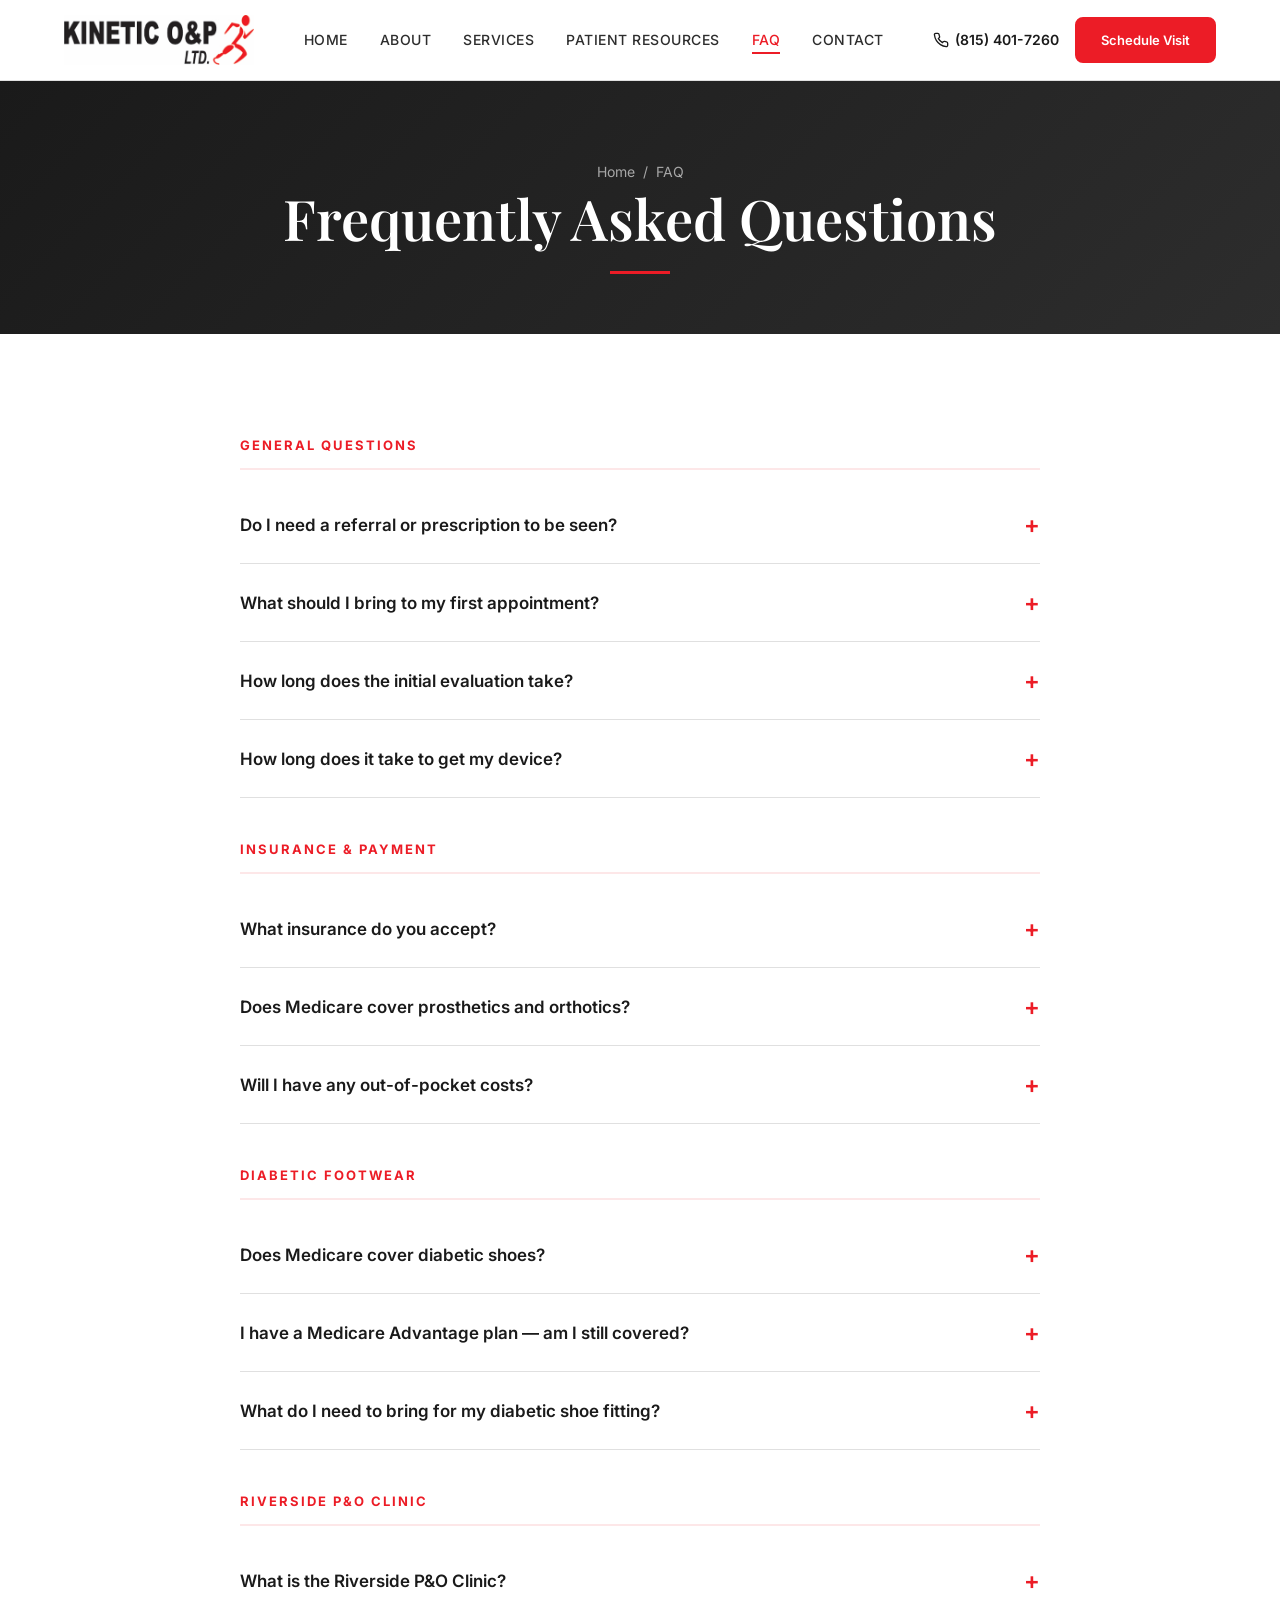
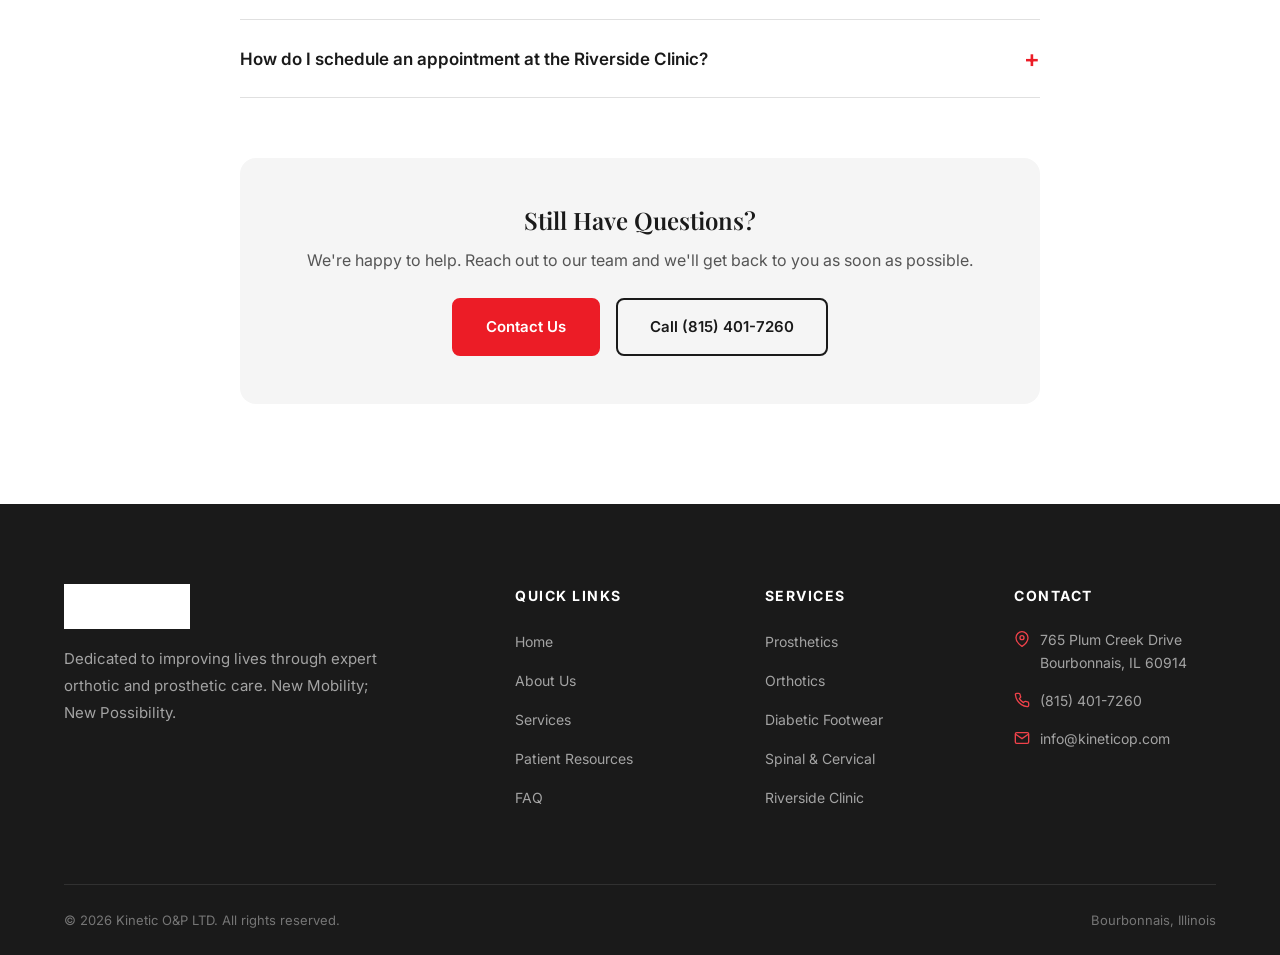
<file: faq.html>
<!DOCTYPE html>
<html lang="en">
<head>
  <meta charset="UTF-8">
  <meta name="viewport" content="width=device-width, initial-scale=1.0">
  <title>FAQ — Kinetic O&P</title>
  <link rel="stylesheet" href="css/styles.css">
  <style>
    .faq-categories {
      display: flex;
      justify-content: center;
      gap: 12px;
      flex-wrap: wrap;
      margin-bottom: 48px;
    }
    .faq-cat-btn {
      padding: 10px 24px;
      border: 2px solid var(--border-gray);
      border-radius: 100px;
      background: var(--white);
      font-family: var(--font-main);
      font-size: 14px;
      font-weight: 500;
      color: var(--dark-gray);
      cursor: pointer;
      transition: var(--transition);
    }
    .faq-cat-btn:hover, .faq-cat-btn.active {
      background: var(--red);
      color: var(--white);
      border-color: var(--red);
    }
    .faq-group-title {
      font-family: var(--font-main);
      font-size: 13px;
      font-weight: 700;
      text-transform: uppercase;
      letter-spacing: 2px;
      color: var(--red);
      margin: 40px 0 16px;
      padding-bottom: 12px;
      border-bottom: 2px solid var(--red-tint);
    }
    .faq-group-title:first-child { margin-top: 0; }
    .still-questions {
      text-align: center;
      margin-top: 60px;
      padding: 48px;
      background: var(--light-gray);
      border-radius: 16px;
    }
    .still-questions h3 { margin-bottom: 12px; }
    .still-questions p {
      color: var(--medium-gray);
      font-size: 16px;
      margin-bottom: 24px;
    }
  </style>
</head>
<body>

  <!-- ═══ NAVIGATION ═══ -->
  <nav class="site-nav" id="siteNav">
    <div class="nav-inner">
      <a href="index.html" class="nav-logo">
        <img src="img/_kineticop_Logo-red.fw.webp" alt="Kinetic O&P">
      </a>
      <ul class="nav-links">
        <li><a href="index.html">Home</a></li>
        <li><a href="about.html">About</a></li>
        <li><a href="services.html">Services</a></li>
        <li><a href="resources.html">Patient Resources</a></li>
        <li><a href="faq.html" class="active">FAQ</a></li>
        <li><a href="contact.html">Contact</a></li>
      </ul>
      <div class="nav-cta">
        <a href="tel:8154017260" class="nav-phone">
          <svg viewBox="0 0 24 24" fill="none" stroke="currentColor" stroke-width="2"><path d="M22 16.92v3a2 2 0 01-2.18 2 19.79 19.79 0 01-8.63-3.07 19.5 19.5 0 01-6-6 19.79 19.79 0 01-3.07-8.67A2 2 0 014.11 2h3a2 2 0 012 1.72c.127.96.361 1.903.7 2.81a2 2 0 01-.45 2.11L8.09 9.91a16 16 0 006 6l1.27-1.27a2 2 0 012.11-.45c.907.339 1.85.573 2.81.7A2 2 0 0122 16.92z"/></svg>
          (815) 401-7260
        </a>
        <a href="contact.html" class="btn btn-primary">Schedule Visit</a>
      </div>
      <button class="nav-toggle" onclick="document.querySelector('.nav-links').classList.toggle('show')">
        <span></span><span></span><span></span>
      </button>
    </div>
  </nav>

  <!-- ═══ PAGE HEADER ═══ -->
  <div class="page-header">
    <div class="container">
      <p class="breadcrumb"><a href="index.html">Home</a> &nbsp;/&nbsp; FAQ</p>
      <h1>Frequently Asked Questions</h1>
      <div class="red-line"></div>
    </div>
  </div>

  <!-- ═══ FAQ CONTENT ═══ -->
  <section class="section">
    <div class="container">
      <div class="faq-list">

        <!-- General Questions -->
        <div class="faq-group-title">General Questions</div>

        <div class="faq-item">
          <button class="faq-question" onclick="this.parentElement.classList.toggle('open')">
            Do I need a referral or prescription to be seen?
            <span class="icon">+</span>
          </button>
          <div class="faq-answer">
            <p>Yes, a physician's prescription is required for orthotic and prosthetic services. If you don't have one yet, we can help coordinate with your physician to obtain the necessary documentation. Your doctor can fax the prescription to us at (815) 401-7267.</p>
          </div>
        </div>

        <div class="faq-item">
          <button class="faq-question" onclick="this.parentElement.classList.toggle('open')">
            What should I bring to my first appointment?
            <span class="icon">+</span>
          </button>
          <div class="faq-answer">
            <p>Please bring your photo ID, insurance card(s), physician's prescription or referral, and any current orthotic or prosthetic devices you use. If you've downloaded and completed our patient intake forms ahead of time, bring those as well. Otherwise, please arrive 15 minutes early to fill out paperwork.</p>
          </div>
        </div>

        <div class="faq-item">
          <button class="faq-question" onclick="this.parentElement.classList.toggle('open')">
            How long does the initial evaluation take?
            <span class="icon">+</span>
          </button>
          <div class="faq-answer">
            <p>Your initial evaluation typically takes 45 minutes to 1 hour. During this time, your practitioner will discuss your medical history, assess your needs, take measurements, and develop a personalized care plan with you.</p>
          </div>
        </div>

        <div class="faq-item">
          <button class="faq-question" onclick="this.parentElement.classList.toggle('open')">
            How long does it take to get my device?
            <span class="icon">+</span>
          </button>
          <div class="faq-answer">
            <p>Timelines vary depending on the type of device and complexity. Custom prosthetics typically take 2-4 weeks, while orthotics may be available sooner. Some off-the-shelf devices can be fitted the same day. We'll give you a clear timeline at your evaluation.</p>
          </div>
        </div>

        <!-- Insurance & Payment -->
        <div class="faq-group-title">Insurance &amp; Payment</div>

        <div class="faq-item">
          <button class="faq-question" onclick="this.parentElement.classList.toggle('open')">
            What insurance do you accept?
            <span class="icon">+</span>
          </button>
          <div class="faq-answer">
            <p>We work with most major insurance providers including Medicare, Medicaid, Blue Cross Blue Shield, Aetna, UnitedHealthcare, Cigna, Humana, and many more. Contact us at (815) 401-7260 and we'll verify your specific coverage before your appointment.</p>
          </div>
        </div>

        <div class="faq-item">
          <button class="faq-question" onclick="this.parentElement.classList.toggle('open')">
            Does Medicare cover prosthetics and orthotics?
            <span class="icon">+</span>
          </button>
          <div class="faq-answer">
            <p>Yes, Medicare Part B typically covers medically necessary prosthetic and orthotic devices when prescribed by a physician. Coverage may include the device itself, fittings, adjustments, and repairs. We'll help you understand your specific coverage and handle the authorization process.</p>
          </div>
        </div>

        <div class="faq-item">
          <button class="faq-question" onclick="this.parentElement.classList.toggle('open')">
            Will I have any out-of-pocket costs?
            <span class="icon">+</span>
          </button>
          <div class="faq-answer">
            <p>Out-of-pocket costs depend on your specific insurance plan, deductible, and co-pay requirements. We verify your benefits before beginning treatment and will provide you with a clear estimate of any costs you may be responsible for.</p>
          </div>
        </div>

        <!-- Diabetic Footwear -->
        <div class="faq-group-title">Diabetic Footwear</div>

        <div class="faq-item">
          <button class="faq-question" onclick="this.parentElement.classList.toggle('open')">
            Does Medicare cover diabetic shoes?
            <span class="icon">+</span>
          </button>
          <div class="faq-answer">
            <p>Yes, Medicare Part B covers one pair of diabetic shoes and three pairs of custom inserts per calendar year for qualifying patients. You must have diabetes and meet specific criteria, including having your physician certify the medical necessity. We handle the paperwork for you.</p>
          </div>
        </div>

        <div class="faq-item">
          <button class="faq-question" onclick="this.parentElement.classList.toggle('open')">
            I have a Medicare Advantage plan — am I still covered?
            <span class="icon">+</span>
          </button>
          <div class="faq-answer">
            <p>Medicare Advantage plans are required to cover at least the same benefits as Original Medicare, so diabetic shoes should be covered. However, your plan may have specific network requirements or prior authorization procedures. Call us and we'll verify your specific plan's coverage.</p>
          </div>
        </div>

        <div class="faq-item">
          <button class="faq-question" onclick="this.parentElement.classList.toggle('open')">
            What do I need to bring for my diabetic shoe fitting?
            <span class="icon">+</span>
          </button>
          <div class="faq-answer">
            <p>Please bring your insurance card, photo ID, and your physician's prescription or Statement of Certifying Physician form. If your doctor hasn't provided this, we can help coordinate. Wear the type of socks you'd normally wear with your shoes.</p>
          </div>
        </div>

        <!-- Riverside Clinic -->
        <div class="faq-group-title">Riverside P&amp;O Clinic</div>

        <div class="faq-item">
          <button class="faq-question" onclick="this.parentElement.classList.toggle('open')">
            What is the Riverside P&amp;O Clinic?
            <span class="icon">+</span>
          </button>
          <div class="faq-answer">
            <p>The Riverside Prosthetic & Orthotic Clinic is a multi-disciplinary clinic held the second Wednesday of every month at Riverside Medical Center in Kankakee. It brings together physicians (Dr. Hung and Dr. Gilbert), therapists, and Aaron Hays (CPO) to provide collaborative care — so you can see your entire team in one visit rather than scheduling multiple appointments.</p>
          </div>
        </div>

        <div class="faq-item">
          <button class="faq-question" onclick="this.parentElement.classList.toggle('open')">
            How do I schedule an appointment at the Riverside Clinic?
            <span class="icon">+</span>
          </button>
          <div class="faq-answer">
            <p>You can schedule through Dr. Hung's office, Dr. Gilbert's office, or by calling Kinetic O&P directly at (815) 401-7260. We'll coordinate the details and make sure you're set up to see the right team members during clinic day.</p>
          </div>
        </div>

        <!-- Still have questions? -->
        <div class="still-questions">
          <h3>Still Have Questions?</h3>
          <p>We're happy to help. Reach out to our team and we'll get back to you as soon as possible.</p>
          <div style="display: flex; gap: 16px; justify-content: center; flex-wrap: wrap;">
            <a href="contact.html" class="btn btn-primary">Contact Us</a>
            <a href="tel:8154017260" class="btn btn-outline">Call (815) 401-7260</a>
          </div>
        </div>

      </div>
    </div>
  </section>

  <!-- ═══ FOOTER ═══ -->
  <footer class="site-footer">
    <div class="container">
      <div class="footer-grid">
        <div class="footer-brand">
          <img src="img/logo.jpg" alt="Kinetic O&P">
          <p>Dedicated to improving lives through expert orthotic and prosthetic care. New Mobility; New Possibility.</p>
        </div>
        <div class="footer-col">
          <h4>Quick Links</h4>
          <ul>
            <li><a href="index.html">Home</a></li>
            <li><a href="about.html">About Us</a></li>
            <li><a href="services.html">Services</a></li>
            <li><a href="resources.html">Patient Resources</a></li>
            <li><a href="faq.html">FAQ</a></li>
          </ul>
        </div>
        <div class="footer-col">
          <h4>Services</h4>
          <ul>
            <li><a href="services.html">Prosthetics</a></li>
            <li><a href="services.html">Orthotics</a></li>
            <li><a href="services.html">Diabetic Footwear</a></li>
            <li><a href="services.html">Spinal &amp; Cervical</a></li>
            <li><a href="services.html#riverside">Riverside Clinic</a></li>
          </ul>
        </div>
        <div class="footer-col">
          <h4>Contact</h4>
          <div class="footer-contact-item">
            <svg viewBox="0 0 24 24" fill="none" stroke="currentColor" stroke-width="2"><path d="M21 10c0 7-9 13-9 13s-9-6-9-13a9 9 0 0118 0z"/><circle cx="12" cy="10" r="3"/></svg>
            <span>765 Plum Creek Drive<br>Bourbonnais, IL 60914</span>
          </div>
          <div class="footer-contact-item">
            <svg viewBox="0 0 24 24" fill="none" stroke="currentColor" stroke-width="2"><path d="M22 16.92v3a2 2 0 01-2.18 2 19.79 19.79 0 01-8.63-3.07 19.5 19.5 0 01-6-6 19.79 19.79 0 01-3.07-8.67A2 2 0 014.11 2h3a2 2 0 012 1.72c.127.96.361 1.903.7 2.81a2 2 0 01-.45 2.11L8.09 9.91a16 16 0 006 6l1.27-1.27a2 2 0 012.11-.45c.907.339 1.85.573 2.81.7A2 2 0 0122 16.92z"/></svg>
            <span>(815) 401-7260</span>
          </div>
          <div class="footer-contact-item">
            <svg viewBox="0 0 24 24" fill="none" stroke="currentColor" stroke-width="2"><path d="M4 4h16c1.1 0 2 .9 2 2v12c0 1.1-.9 2-2 2H4c-1.1 0-2-.9-2-2V6c0-1.1.9-2 2-2z"/><polyline points="22,6 12,13 2,6"/></svg>
            <span>info@kineticop.com</span>
          </div>
        </div>
      </div>
      <div class="footer-bottom">
        <span>&copy; 2026 Kinetic O&P LTD. All rights reserved.</span>
        <span>Bourbonnais, Illinois</span>
      </div>
    </div>
  </footer>

  <script>
    window.addEventListener('scroll', () => {
      document.getElementById('siteNav').classList.toggle('scrolled', window.scrollY > 10);
    });
  </script>
</body>
</html>
</file>
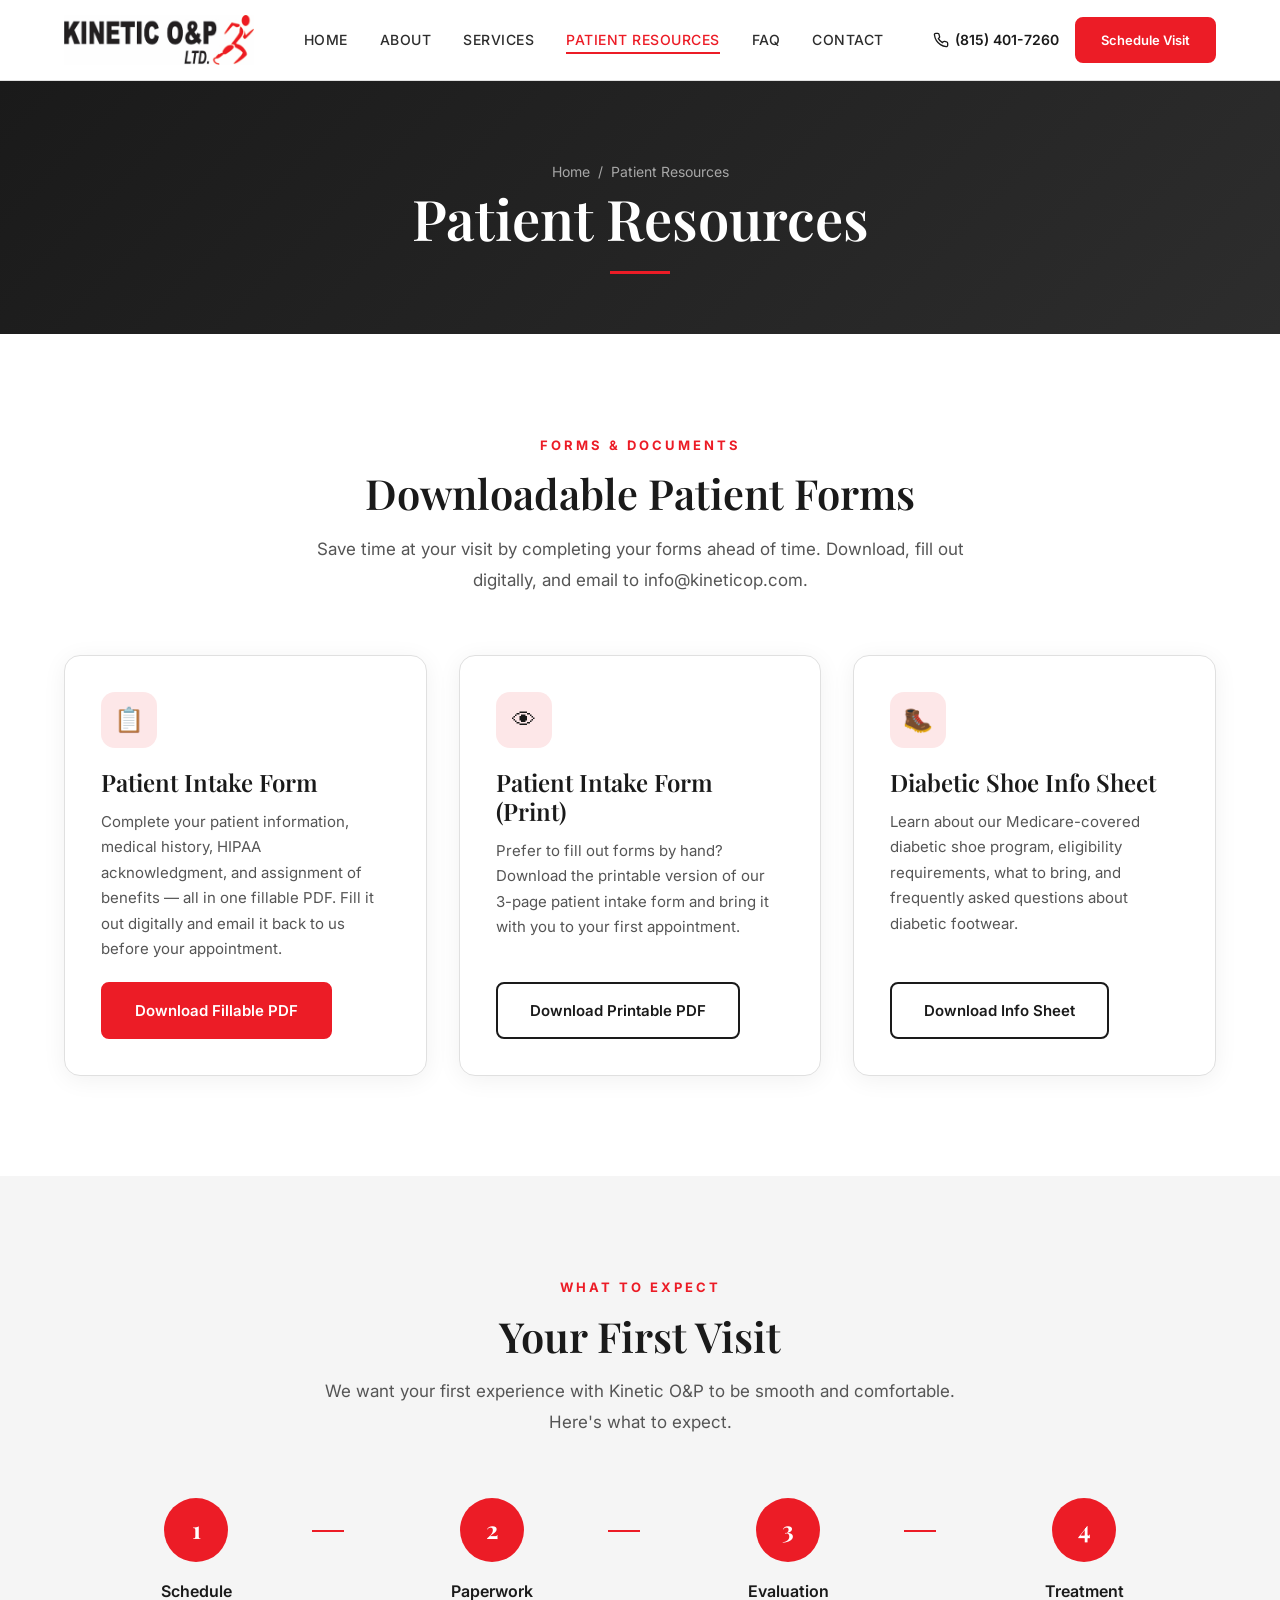
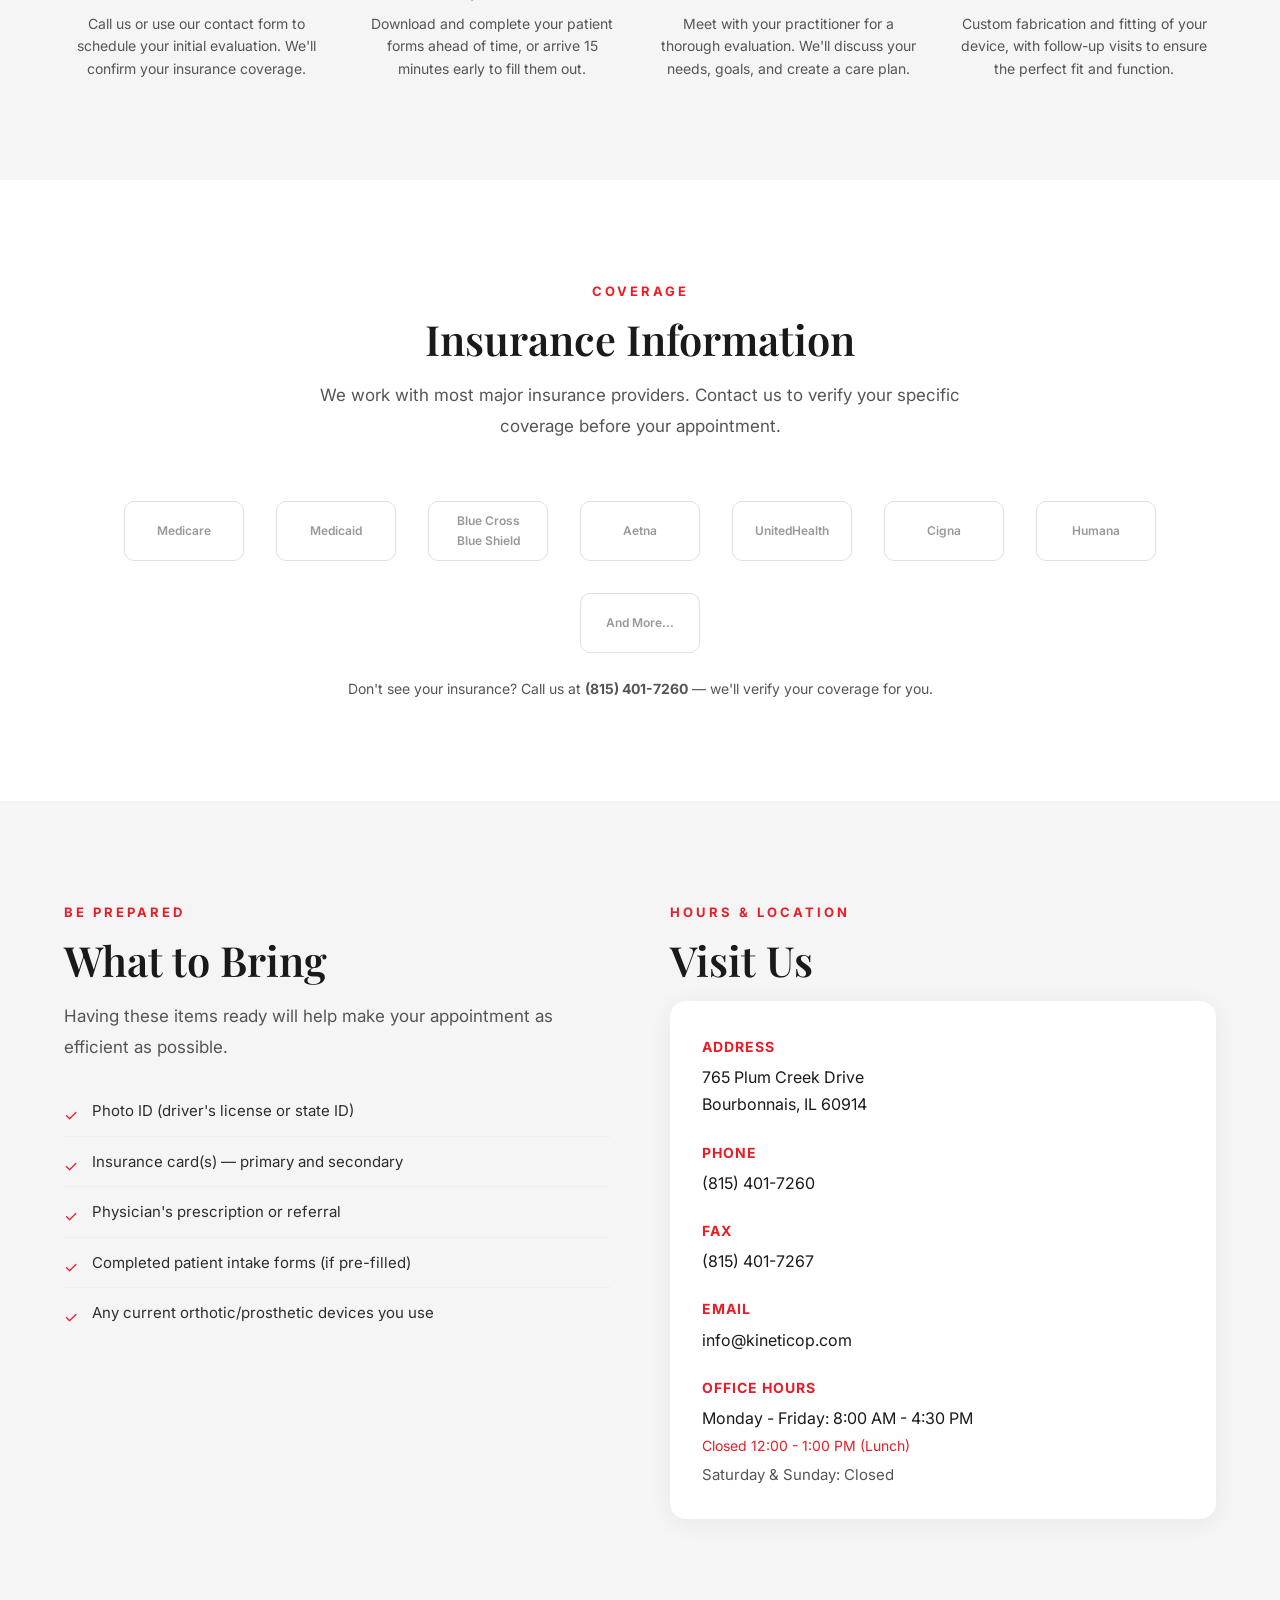
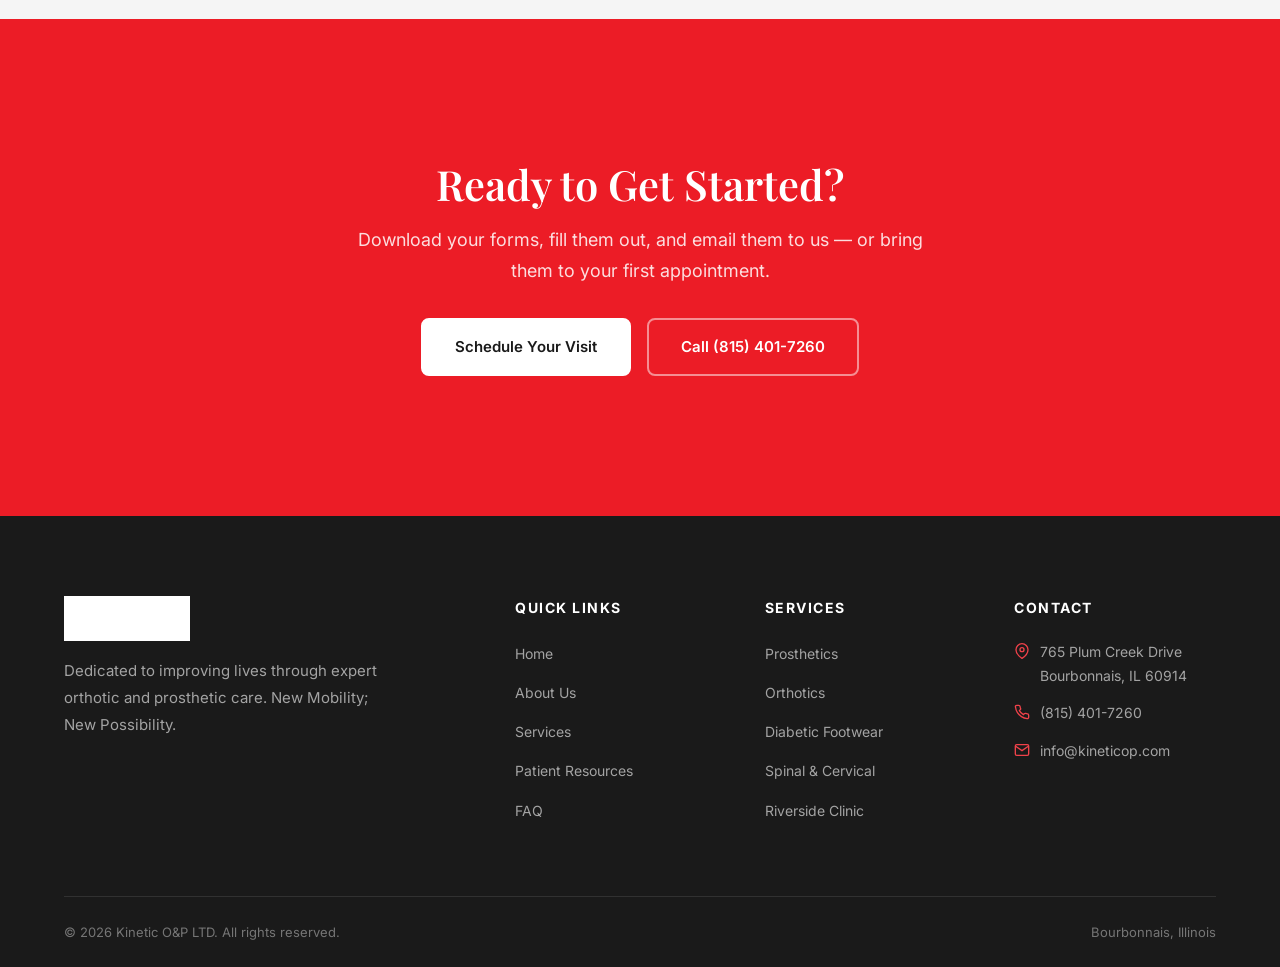
<file: resources.html>
<!DOCTYPE html>
<html lang="en">
<head>
  <meta charset="UTF-8">
  <meta name="viewport" content="width=device-width, initial-scale=1.0">
  <title>Patient Resources — Kinetic O&P</title>
  <link rel="stylesheet" href="css/styles.css">
  <style>
    .resources-grid {
      display: grid;
      grid-template-columns: repeat(auto-fit, minmax(300px, 1fr));
      gap: 32px;
    }
    .resource-card {
      background: var(--white);
      border-radius: 16px;
      padding: 36px;
      box-shadow: 0 4px 24px rgba(0,0,0,0.06);
      transition: var(--transition);
      border: 1px solid var(--border-gray);
      display: flex;
      flex-direction: column;
    }
    .resource-card:hover {
      transform: translateY(-6px);
      box-shadow: 0 12px 40px rgba(0,0,0,0.12);
      border-color: var(--red);
    }
    .resource-icon {
      width: 56px;
      height: 56px;
      background: var(--red-tint);
      border-radius: 14px;
      display: flex;
      align-items: center;
      justify-content: center;
      font-size: 24px;
      margin-bottom: 20px;
    }
    .resource-card h3 {
      margin-bottom: 12px;
    }
    .resource-card p {
      color: var(--medium-gray);
      font-size: 15px;
      line-height: 1.7;
      margin-bottom: 20px;
      flex: 1;
    }
    .resource-card .btn {
      align-self: flex-start;
    }

    .process-section {
      display: grid;
      grid-template-columns: repeat(4, 1fr);
      gap: 32px;
      margin-top: 48px;
    }
    .process-step {
      text-align: center;
      position: relative;
    }
    .process-step::after {
      content: '';
      position: absolute;
      top: 32px;
      right: -16px;
      width: 32px;
      height: 2px;
      background: var(--red);
    }
    .process-step:last-child::after { display: none; }

    .step-number {
      width: 64px;
      height: 64px;
      background: var(--red);
      color: var(--white);
      border-radius: 50%;
      display: flex;
      align-items: center;
      justify-content: center;
      font-family: var(--font-display);
      font-size: 24px;
      font-weight: 700;
      margin: 0 auto 16px;
    }
    .process-step h4 {
      font-family: var(--font-main);
      font-size: 16px;
      font-weight: 600;
      margin-bottom: 8px;
    }
    .process-step p {
      color: var(--medium-gray);
      font-size: 14px;
      line-height: 1.6;
    }

    .insurance-logos {
      display: flex;
      flex-wrap: wrap;
      gap: 32px;
      align-items: center;
      justify-content: center;
      margin-top: 32px;
    }
    .insurance-logo {
      width: 120px;
      height: 60px;
      background: var(--white);
      border: 1px solid var(--border-gray);
      border-radius: 10px;
      display: flex;
      align-items: center;
      justify-content: center;
      font-size: 12px;
      color: #999;
      font-weight: 600;
    }

    @media (max-width: 968px) {
      .process-section { grid-template-columns: 1fr 1fr; }
      .process-step::after { display: none; }
    }
    @media (max-width: 640px) {
      .process-section { grid-template-columns: 1fr; }
    }
  </style>
</head>
<body>

  <!-- ═══ NAVIGATION ═══ -->
  <nav class="site-nav" id="siteNav">
    <div class="nav-inner">
      <a href="index.html" class="nav-logo">
        <img src="img/_kineticop_Logo-red.fw.webp" alt="Kinetic O&P">
      </a>
      <ul class="nav-links">
        <li><a href="index.html">Home</a></li>
        <li><a href="about.html">About</a></li>
        <li><a href="services.html">Services</a></li>
        <li><a href="resources.html" class="active">Patient Resources</a></li>
        <li><a href="faq.html">FAQ</a></li>
        <li><a href="contact.html">Contact</a></li>
      </ul>
      <div class="nav-cta">
        <a href="tel:8154017260" class="nav-phone">
          <svg viewBox="0 0 24 24" fill="none" stroke="currentColor" stroke-width="2"><path d="M22 16.92v3a2 2 0 01-2.18 2 19.79 19.79 0 01-8.63-3.07 19.5 19.5 0 01-6-6 19.79 19.79 0 01-3.07-8.67A2 2 0 014.11 2h3a2 2 0 012 1.72c.127.96.361 1.903.7 2.81a2 2 0 01-.45 2.11L8.09 9.91a16 16 0 006 6l1.27-1.27a2 2 0 012.11-.45c.907.339 1.85.573 2.81.7A2 2 0 0122 16.92z"/></svg>
          (815) 401-7260
        </a>
        <a href="contact.html" class="btn btn-primary">Schedule Visit</a>
      </div>
      <button class="nav-toggle" onclick="document.querySelector('.nav-links').classList.toggle('show')">
        <span></span><span></span><span></span>
      </button>
    </div>
  </nav>

  <!-- ═══ PAGE HEADER ═══ -->
  <div class="page-header">
    <div class="container">
      <p class="breadcrumb"><a href="index.html">Home</a> &nbsp;/&nbsp; Patient Resources</p>
      <h1>Patient Resources</h1>
      <div class="red-line"></div>
    </div>
  </div>

  <!-- ═══ DOWNLOADABLE FORMS ═══ -->
  <section class="section">
    <div class="container">
      <div class="section-header">
        <p class="section-label">Forms &amp; Documents</p>
        <h2 class="section-heading">Downloadable Patient Forms</h2>
        <p class="section-desc">Save time at your visit by completing your forms ahead of time. Download, fill out digitally, and email to info@kineticop.com.</p>
      </div>
      <div class="resources-grid">
        <div class="resource-card">
          <div class="resource-icon">&#128203;</div>
          <h3>Patient Intake Form</h3>
          <p>Complete your patient information, medical history, HIPAA acknowledgment, and assignment of benefits — all in one fillable PDF. Fill it out digitally and email it back to us before your appointment.</p>
          <a href="#" class="btn btn-primary">Download Fillable PDF</a>
        </div>
        <div class="resource-card">
          <div class="resource-icon">&#128065;</div>
          <h3>Patient Intake Form (Print)</h3>
          <p>Prefer to fill out forms by hand? Download the printable version of our 3-page patient intake form and bring it with you to your first appointment.</p>
          <a href="#" class="btn btn-outline">Download Printable PDF</a>
        </div>
        <div class="resource-card">
          <div class="resource-icon">&#129406;</div>
          <h3>Diabetic Shoe Info Sheet</h3>
          <p>Learn about our Medicare-covered diabetic shoe program, eligibility requirements, what to bring, and frequently asked questions about diabetic footwear.</p>
          <a href="#" class="btn btn-outline">Download Info Sheet</a>
        </div>
      </div>
    </div>
  </section>

  <!-- ═══ YOUR FIRST VISIT ═══ -->
  <section class="section gray-bg">
    <div class="container">
      <div class="section-header">
        <p class="section-label">What to Expect</p>
        <h2 class="section-heading">Your First Visit</h2>
        <p class="section-desc">We want your first experience with Kinetic O&P to be smooth and comfortable. Here's what to expect.</p>
      </div>
      <div class="process-section">
        <div class="process-step">
          <div class="step-number">1</div>
          <h4>Schedule</h4>
          <p>Call us or use our contact form to schedule your initial evaluation. We'll confirm your insurance coverage.</p>
        </div>
        <div class="process-step">
          <div class="step-number">2</div>
          <h4>Paperwork</h4>
          <p>Download and complete your patient forms ahead of time, or arrive 15 minutes early to fill them out.</p>
        </div>
        <div class="process-step">
          <div class="step-number">3</div>
          <h4>Evaluation</h4>
          <p>Meet with your practitioner for a thorough evaluation. We'll discuss your needs, goals, and create a care plan.</p>
        </div>
        <div class="process-step">
          <div class="step-number">4</div>
          <h4>Treatment</h4>
          <p>Custom fabrication and fitting of your device, with follow-up visits to ensure the perfect fit and function.</p>
        </div>
      </div>
    </div>
  </section>

  <!-- ═══ INSURANCE ═══ -->
  <section class="section">
    <div class="container">
      <div class="section-header">
        <p class="section-label">Coverage</p>
        <h2 class="section-heading">Insurance Information</h2>
        <p class="section-desc">We work with most major insurance providers. Contact us to verify your specific coverage before your appointment.</p>
      </div>
      <div class="insurance-logos">
        <div class="insurance-logo">Medicare</div>
        <div class="insurance-logo">Medicaid</div>
        <div class="insurance-logo">Blue Cross<br>Blue Shield</div>
        <div class="insurance-logo">Aetna</div>
        <div class="insurance-logo">UnitedHealth</div>
        <div class="insurance-logo">Cigna</div>
        <div class="insurance-logo">Humana</div>
        <div class="insurance-logo">And More...</div>
      </div>
      <p style="text-align: center; margin-top: 24px; color: var(--medium-gray); font-size: 14px;">
        Don't see your insurance? Call us at <strong>(815) 401-7260</strong> — we'll verify your coverage for you.
      </p>
    </div>
  </section>

  <!-- ═══ WHAT TO BRING ═══ -->
  <section class="section gray-bg">
    <div class="container">
      <div style="display: grid; grid-template-columns: 1fr 1fr; gap: 60px; align-items: start;">
        <div>
          <p class="section-label">Be Prepared</p>
          <h2 class="section-heading">What to Bring</h2>
          <p class="section-desc" style="margin-bottom: 24px;">Having these items ready will help make your appointment as efficient as possible.</p>
          <ul class="service-list" style="list-style: none; padding: 0;">
            <li style="padding: 12px 0 12px 28px; position: relative; font-size: 15px; color: var(--dark-gray); border-bottom: 1px solid #eee;">
              <span style="position: absolute; left: 0; top: 16px; color: var(--red); font-size: 16px;">&#10003;</span>
              Photo ID (driver's license or state ID)
            </li>
            <li style="padding: 12px 0 12px 28px; position: relative; font-size: 15px; color: var(--dark-gray); border-bottom: 1px solid #eee;">
              <span style="position: absolute; left: 0; top: 16px; color: var(--red); font-size: 16px;">&#10003;</span>
              Insurance card(s) — primary and secondary
            </li>
            <li style="padding: 12px 0 12px 28px; position: relative; font-size: 15px; color: var(--dark-gray); border-bottom: 1px solid #eee;">
              <span style="position: absolute; left: 0; top: 16px; color: var(--red); font-size: 16px;">&#10003;</span>
              Physician's prescription or referral
            </li>
            <li style="padding: 12px 0 12px 28px; position: relative; font-size: 15px; color: var(--dark-gray); border-bottom: 1px solid #eee;">
              <span style="position: absolute; left: 0; top: 16px; color: var(--red); font-size: 16px;">&#10003;</span>
              Completed patient intake forms (if pre-filled)
            </li>
            <li style="padding: 12px 0 12px 28px; position: relative; font-size: 15px; color: var(--dark-gray);">
              <span style="position: absolute; left: 0; top: 16px; color: var(--red); font-size: 16px;">&#10003;</span>
              Any current orthotic/prosthetic devices you use
            </li>
          </ul>
        </div>
        <div>
          <p class="section-label">Hours &amp; Location</p>
          <h2 class="section-heading">Visit Us</h2>
          <div style="background: var(--white); border-radius: 16px; padding: 32px; box-shadow: 0 4px 24px rgba(0,0,0,0.06); margin-top: 8px;">
            <div style="margin-bottom: 20px;">
              <strong style="font-size: 14px; text-transform: uppercase; letter-spacing: 1px; color: var(--red);">Address</strong>
              <p style="margin-top: 4px; font-size: 16px;">765 Plum Creek Drive<br>Bourbonnais, IL 60914</p>
            </div>
            <div style="margin-bottom: 20px;">
              <strong style="font-size: 14px; text-transform: uppercase; letter-spacing: 1px; color: var(--red);">Phone</strong>
              <p style="margin-top: 4px; font-size: 16px;">(815) 401-7260</p>
            </div>
            <div style="margin-bottom: 20px;">
              <strong style="font-size: 14px; text-transform: uppercase; letter-spacing: 1px; color: var(--red);">Fax</strong>
              <p style="margin-top: 4px; font-size: 16px;">(815) 401-7267</p>
            </div>
            <div style="margin-bottom: 20px;">
              <strong style="font-size: 14px; text-transform: uppercase; letter-spacing: 1px; color: var(--red);">Email</strong>
              <p style="margin-top: 4px; font-size: 16px;">info@kineticop.com</p>
            </div>
            <div>
              <strong style="font-size: 14px; text-transform: uppercase; letter-spacing: 1px; color: var(--red);">Office Hours</strong>
              <p style="margin-top: 4px; font-size: 16px;">Monday - Friday: 8:00 AM - 4:30 PM</p>
              <p style="margin-top: 2px; font-size: 14px; color: var(--red);">Closed 12:00 - 1:00 PM (Lunch)</p>
              <p style="margin-top: 4px; font-size: 15px; color: var(--medium-gray);">Saturday &amp; Sunday: Closed</p>
            </div>
          </div>
        </div>
      </div>
    </div>
  </section>

  <!-- ═══ CTA ═══ -->
  <section class="section red-bg">
    <div style="text-align: center; padding: 40px 24px;">
      <h2 style="color: var(--white); margin-bottom: 16px;">Ready to Get Started?</h2>
      <p style="color: rgba(255,255,255,0.85); font-size: 18px; max-width: 600px; margin: 0 auto 32px;">Download your forms, fill them out, and email them to us — or bring them to your first appointment.</p>
      <div style="display: flex; gap: 16px; justify-content: center; flex-wrap: wrap;">
        <a href="contact.html" class="btn btn-white">Schedule Your Visit</a>
        <a href="tel:8154017260" class="btn btn-outline-white">Call (815) 401-7260</a>
      </div>
    </div>
  </section>

  <!-- ═══ FOOTER ═══ -->
  <footer class="site-footer">
    <div class="container">
      <div class="footer-grid">
        <div class="footer-brand">
          <img src="img/logo.jpg" alt="Kinetic O&P">
          <p>Dedicated to improving lives through expert orthotic and prosthetic care. New Mobility; New Possibility.</p>
        </div>
        <div class="footer-col">
          <h4>Quick Links</h4>
          <ul>
            <li><a href="index.html">Home</a></li>
            <li><a href="about.html">About Us</a></li>
            <li><a href="services.html">Services</a></li>
            <li><a href="resources.html">Patient Resources</a></li>
            <li><a href="faq.html">FAQ</a></li>
          </ul>
        </div>
        <div class="footer-col">
          <h4>Services</h4>
          <ul>
            <li><a href="services.html">Prosthetics</a></li>
            <li><a href="services.html">Orthotics</a></li>
            <li><a href="services.html">Diabetic Footwear</a></li>
            <li><a href="services.html">Spinal &amp; Cervical</a></li>
            <li><a href="services.html#riverside">Riverside Clinic</a></li>
          </ul>
        </div>
        <div class="footer-col">
          <h4>Contact</h4>
          <div class="footer-contact-item">
            <svg viewBox="0 0 24 24" fill="none" stroke="currentColor" stroke-width="2"><path d="M21 10c0 7-9 13-9 13s-9-6-9-13a9 9 0 0118 0z"/><circle cx="12" cy="10" r="3"/></svg>
            <span>765 Plum Creek Drive<br>Bourbonnais, IL 60914</span>
          </div>
          <div class="footer-contact-item">
            <svg viewBox="0 0 24 24" fill="none" stroke="currentColor" stroke-width="2"><path d="M22 16.92v3a2 2 0 01-2.18 2 19.79 19.79 0 01-8.63-3.07 19.5 19.5 0 01-6-6 19.79 19.79 0 01-3.07-8.67A2 2 0 014.11 2h3a2 2 0 012 1.72c.127.96.361 1.903.7 2.81a2 2 0 01-.45 2.11L8.09 9.91a16 16 0 006 6l1.27-1.27a2 2 0 012.11-.45c.907.339 1.85.573 2.81.7A2 2 0 0122 16.92z"/></svg>
            <span>(815) 401-7260</span>
          </div>
          <div class="footer-contact-item">
            <svg viewBox="0 0 24 24" fill="none" stroke="currentColor" stroke-width="2"><path d="M4 4h16c1.1 0 2 .9 2 2v12c0 1.1-.9 2-2 2H4c-1.1 0-2-.9-2-2V6c0-1.1.9-2 2-2z"/><polyline points="22,6 12,13 2,6"/></svg>
            <span>info@kineticop.com</span>
          </div>
        </div>
      </div>
      <div class="footer-bottom">
        <span>&copy; 2026 Kinetic O&P LTD. All rights reserved.</span>
        <span>Bourbonnais, Illinois</span>
      </div>
    </div>
  </footer>

  <script>
    window.addEventListener('scroll', () => {
      document.getElementById('siteNav').classList.toggle('scrolled', window.scrollY > 10);
    });
  </script>
</body>
</html>
</file>
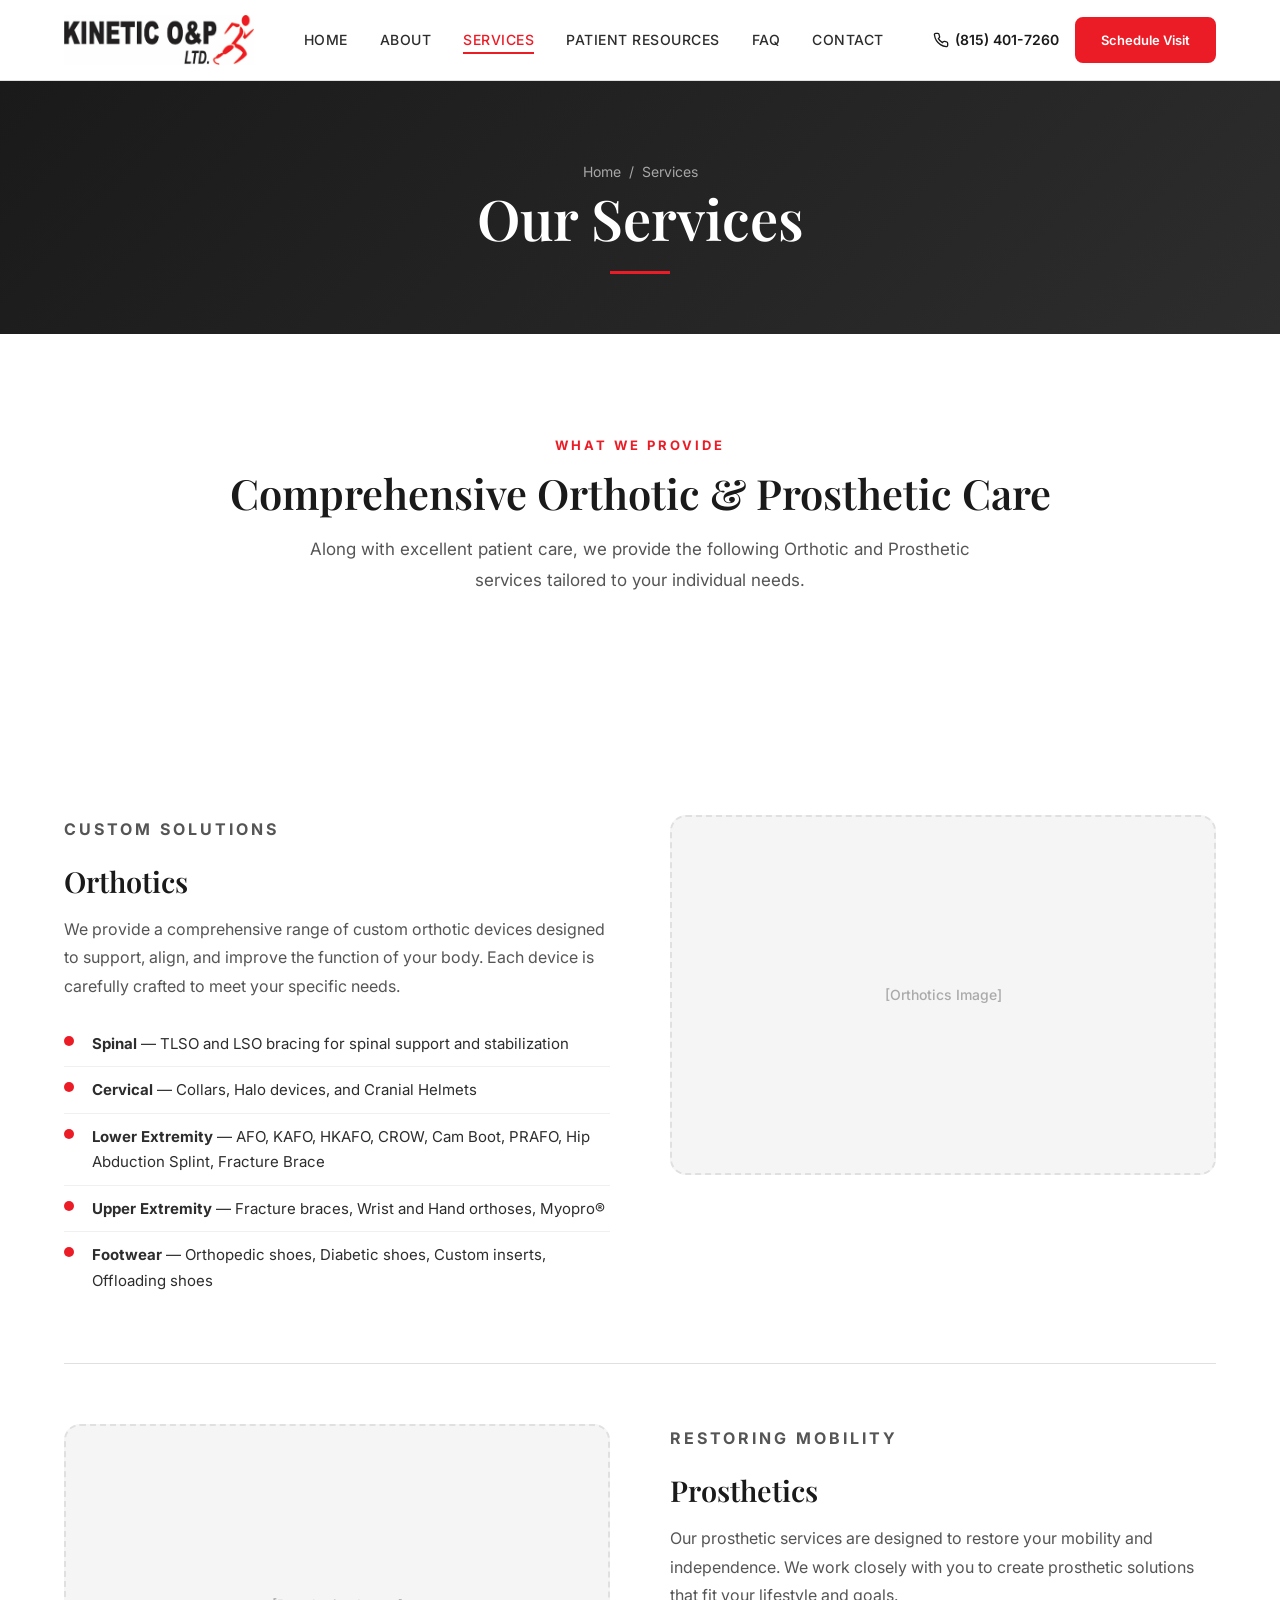
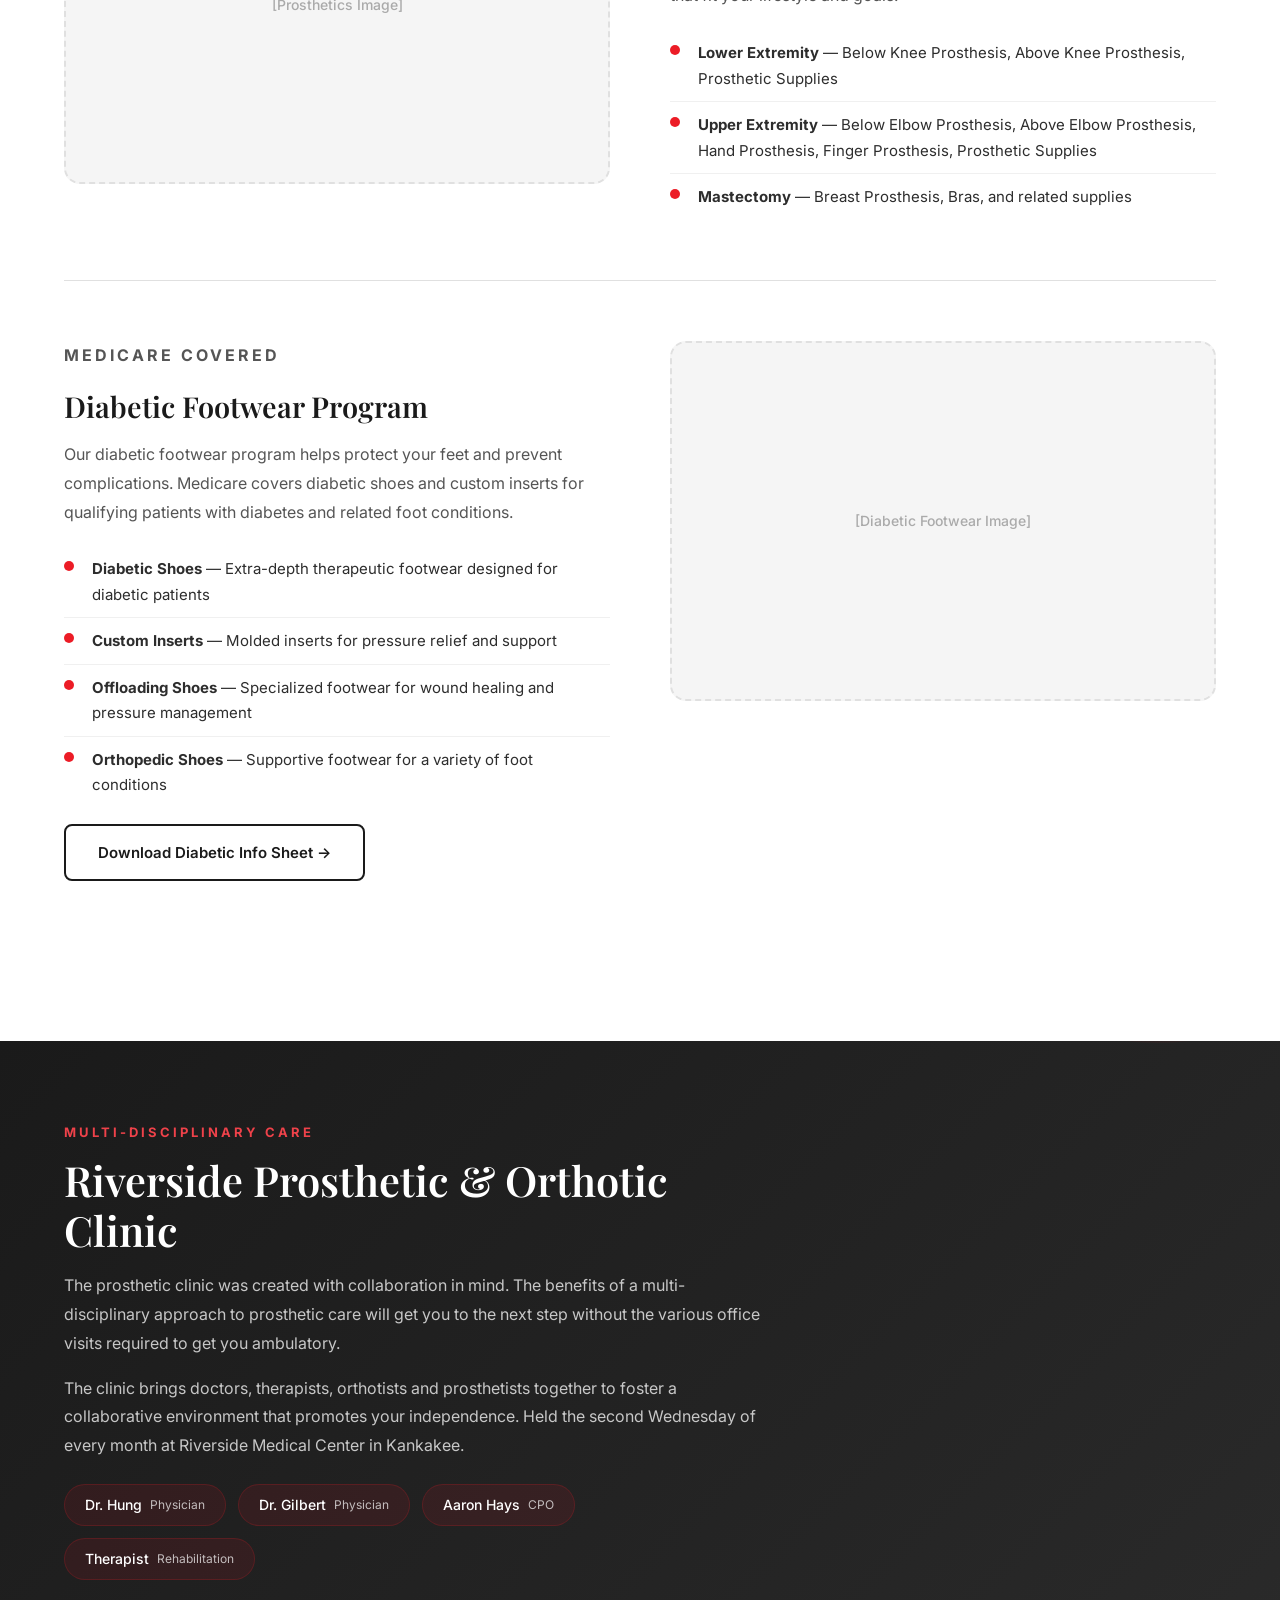
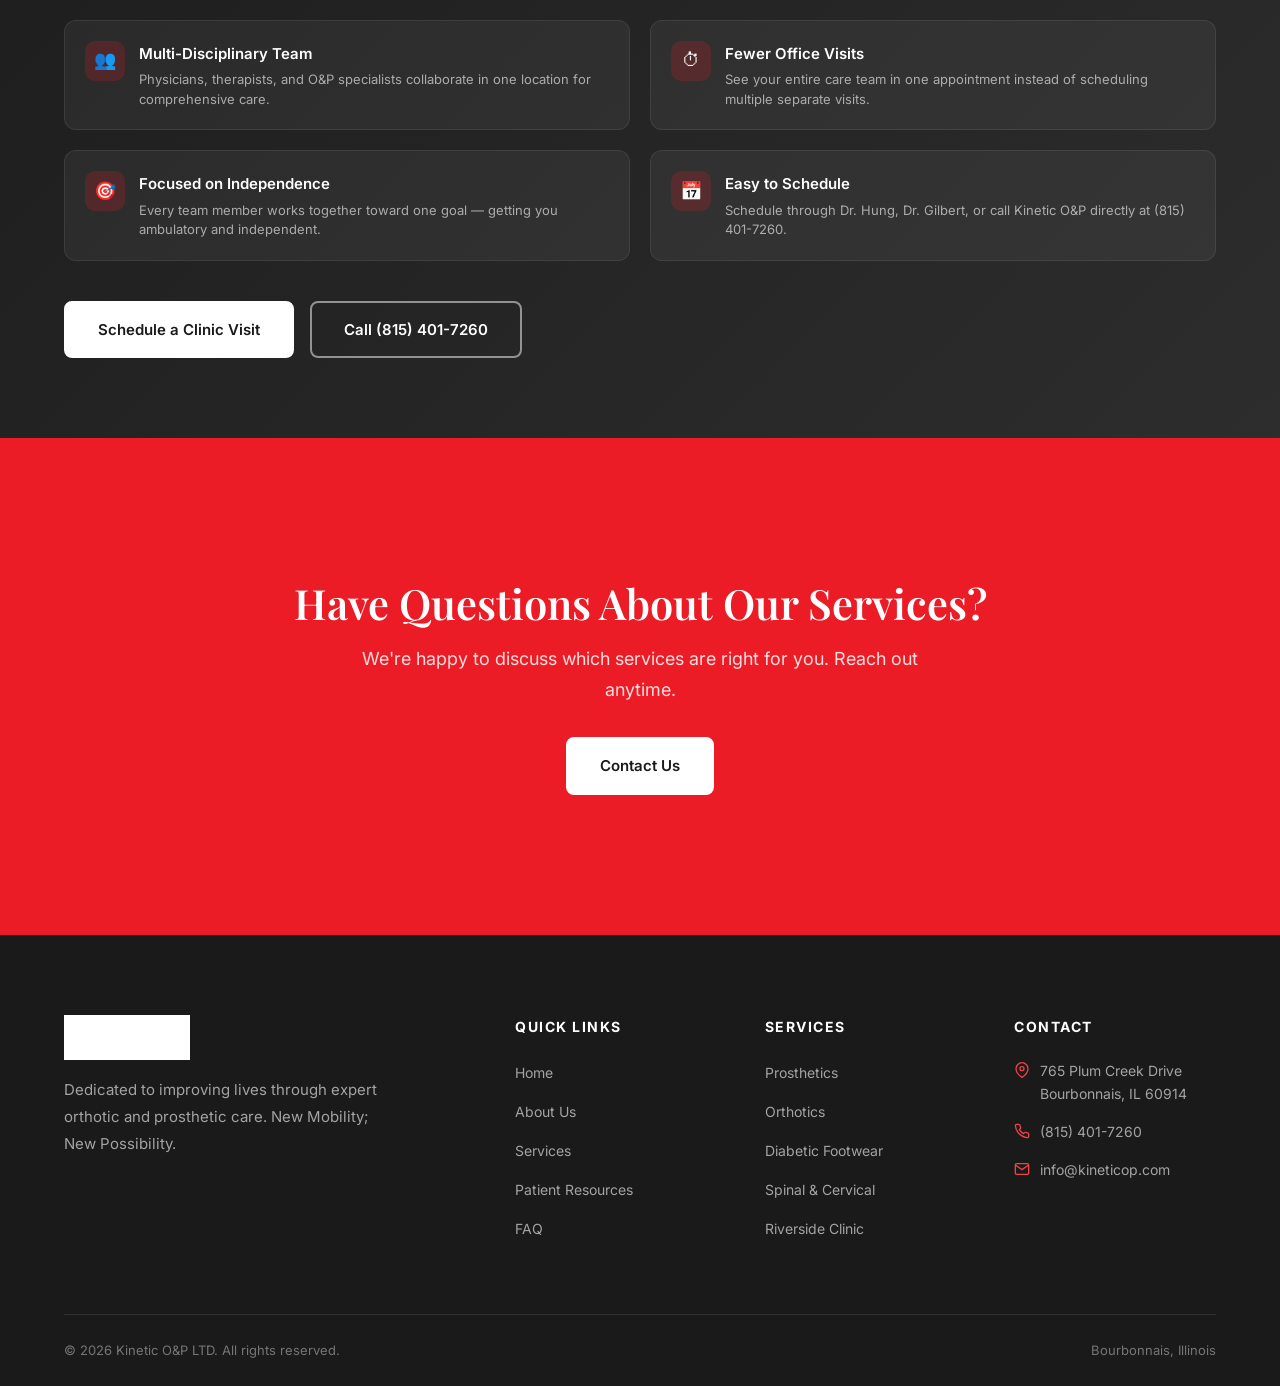
<file: services.html>
<!DOCTYPE html>
<html lang="en">
<head>
  <meta charset="UTF-8">
  <meta name="viewport" content="width=device-width, initial-scale=1.0">
  <title>Services — Kinetic O&P</title>
  <link rel="stylesheet" href="css/styles.css">
  <style>
    .service-detail {
      display: grid;
      grid-template-columns: 1fr 1fr;
      gap: 60px;
      align-items: start;
      padding: 60px 0;
      border-bottom: 1px solid var(--border-gray);
    }
    .service-detail:last-child { border-bottom: none; }
    .service-detail.reverse { direction: rtl; }
    .service-detail.reverse > * { direction: ltr; }

    .service-image {
      height: 360px;
      border-radius: 16px;
      overflow: hidden;
    }

    .service-content h3 {
      font-size: 1.8rem;
      margin-bottom: 16px;
    }
    .service-content p {
      color: var(--medium-gray);
      font-size: 16px;
      line-height: 1.8;
      margin-bottom: 20px;
    }

    .service-list {
      list-style: none;
      padding: 0;
    }
    .service-list li {
      padding: 10px 0;
      padding-left: 28px;
      position: relative;
      font-size: 15px;
      color: var(--dark-gray);
      border-bottom: 1px solid #f0f0f0;
    }
    .service-list li:last-child { border-bottom: none; }
    .service-list li::before {
      content: '';
      position: absolute;
      left: 0;
      top: 15px;
      width: 10px;
      height: 10px;
      background: var(--red);
      border-radius: 50%;
    }

    .riverside-full {
      position: relative;
      overflow: hidden;
    }
    .riverside-full .team-pills {
      display: flex;
      flex-wrap: wrap;
      gap: 12px;
      margin-top: 24px;
    }
    .team-pill {
      display: inline-flex;
      align-items: center;
      gap: 8px;
      background: rgba(236,28,38,0.1);
      border: 1px solid rgba(236,28,38,0.2);
      border-radius: 100px;
      padding: 8px 20px;
      font-size: 14px;
      font-weight: 500;
      color: var(--white);
    }
    .team-pill .role {
      font-size: 12px;
      opacity: 0.7;
      font-weight: 400;
    }

    .benefits-grid {
      display: grid;
      grid-template-columns: 1fr 1fr;
      gap: 20px;
      margin-top: 32px;
    }
    .benefit-item {
      display: flex;
      gap: 14px;
      align-items: flex-start;
      background: rgba(255,255,255,0.05);
      border-radius: 12px;
      padding: 20px;
      border: 1px solid rgba(255,255,255,0.08);
    }
    .benefit-icon {
      width: 40px;
      height: 40px;
      background: rgba(236,28,38,0.2);
      border-radius: 10px;
      display: flex;
      align-items: center;
      justify-content: center;
      font-size: 18px;
      flex-shrink: 0;
    }
    .benefit-item h4 {
      font-family: var(--font-main);
      font-size: 15px;
      font-weight: 600;
      margin-bottom: 4px;
      color: var(--white);
    }
    .benefit-item p {
      font-size: 13px;
      color: rgba(255,255,255,0.6);
      line-height: 1.5;
    }

    @media (max-width: 968px) {
      .service-detail { grid-template-columns: 1fr; }
      .service-detail.reverse { direction: ltr; }
      .benefits-grid { grid-template-columns: 1fr; }
    }
  </style>
</head>
<body>

  <!-- ═══ NAVIGATION ═══ -->
  <nav class="site-nav" id="siteNav">
    <div class="nav-inner">
      <a href="index.html" class="nav-logo">
        <img src="img/_kineticop_Logo-red.fw.webp" alt="Kinetic O&P">
      </a>
      <ul class="nav-links">
        <li><a href="index.html">Home</a></li>
        <li><a href="about.html">About</a></li>
        <li><a href="services.html" class="active">Services</a></li>
        <li><a href="resources.html">Patient Resources</a></li>
        <li><a href="faq.html">FAQ</a></li>
        <li><a href="contact.html">Contact</a></li>
      </ul>
      <div class="nav-cta">
        <a href="tel:8154017260" class="nav-phone">
          <svg viewBox="0 0 24 24" fill="none" stroke="currentColor" stroke-width="2"><path d="M22 16.92v3a2 2 0 01-2.18 2 19.79 19.79 0 01-8.63-3.07 19.5 19.5 0 01-6-6 19.79 19.79 0 01-3.07-8.67A2 2 0 014.11 2h3a2 2 0 012 1.72c.127.96.361 1.903.7 2.81a2 2 0 01-.45 2.11L8.09 9.91a16 16 0 006 6l1.27-1.27a2 2 0 012.11-.45c.907.339 1.85.573 2.81.7A2 2 0 0122 16.92z"/></svg>
          (815) 401-7260
        </a>
        <a href="contact.html" class="btn btn-primary">Schedule Visit</a>
      </div>
      <button class="nav-toggle" onclick="document.querySelector('.nav-links').classList.toggle('show')">
        <span></span><span></span><span></span>
      </button>
    </div>
  </nav>

  <!-- ═══ PAGE HEADER ═══ -->
  <div class="page-header">
    <div class="container">
      <p class="breadcrumb"><a href="index.html">Home</a> &nbsp;/&nbsp; Services</p>
      <h1>Our Services</h1>
      <div class="red-line"></div>
    </div>
  </div>

  <!-- ═══ INTRO ═══ -->
  <section class="section" style="padding-bottom: 0;">
    <div class="container">
      <div class="section-header">
        <p class="section-label">What We Provide</p>
        <h2 class="section-heading">Comprehensive Orthotic &amp; Prosthetic Care</h2>
        <p class="section-desc">Along with excellent patient care, we provide the following Orthotic and Prosthetic services tailored to your individual needs.</p>
      </div>
    </div>
  </section>

  <!-- ═══ ORTHOTICS ═══ -->
  <section class="section">
    <div class="container">
      <div class="service-detail">
        <div class="service-content">
          <p class="section-label">Custom Solutions</p>
          <h3>Orthotics</h3>
          <p>We provide a comprehensive range of custom orthotic devices designed to support, align, and improve the function of your body. Each device is carefully crafted to meet your specific needs.</p>
          <ul class="service-list">
            <li><strong>Spinal</strong> — TLSO and LSO bracing for spinal support and stabilization</li>
            <li><strong>Cervical</strong> — Collars, Halo devices, and Cranial Helmets</li>
            <li><strong>Lower Extremity</strong> — AFO, KAFO, HKAFO, CROW, Cam Boot, PRAFO, Hip Abduction Splint, Fracture Brace</li>
            <li><strong>Upper Extremity</strong> — Fracture braces, Wrist and Hand orthoses, Myopro&reg;</li>
            <li><strong>Footwear</strong> — Orthopedic shoes, Diabetic shoes, Custom inserts, Offloading shoes</li>
          </ul>
        </div>
        <div class="service-image img-placeholder">
          [Orthotics Image]
        </div>
      </div>

      <!-- ═══ PROSTHETICS ═══ -->
      <div class="service-detail reverse">
        <div class="service-content">
          <p class="section-label">Restoring Mobility</p>
          <h3>Prosthetics</h3>
          <p>Our prosthetic services are designed to restore your mobility and independence. We work closely with you to create prosthetic solutions that fit your lifestyle and goals.</p>
          <ul class="service-list">
            <li><strong>Lower Extremity</strong> — Below Knee Prosthesis, Above Knee Prosthesis, Prosthetic Supplies</li>
            <li><strong>Upper Extremity</strong> — Below Elbow Prosthesis, Above Elbow Prosthesis, Hand Prosthesis, Finger Prosthesis, Prosthetic Supplies</li>
            <li><strong>Mastectomy</strong> — Breast Prosthesis, Bras, and related supplies</li>
          </ul>
        </div>
        <div class="service-image img-placeholder">
          [Prosthetics Image]
        </div>
      </div>

      <!-- ═══ DIABETIC FOOTWEAR ═══ -->
      <div class="service-detail">
        <div class="service-content">
          <p class="section-label">Medicare Covered</p>
          <h3>Diabetic Footwear Program</h3>
          <p>Our diabetic footwear program helps protect your feet and prevent complications. Medicare covers diabetic shoes and custom inserts for qualifying patients with diabetes and related foot conditions.</p>
          <ul class="service-list">
            <li><strong>Diabetic Shoes</strong> — Extra-depth therapeutic footwear designed for diabetic patients</li>
            <li><strong>Custom Inserts</strong> — Molded inserts for pressure relief and support</li>
            <li><strong>Offloading Shoes</strong> — Specialized footwear for wound healing and pressure management</li>
            <li><strong>Orthopedic Shoes</strong> — Supportive footwear for a variety of foot conditions</li>
          </ul>
          <a href="resources.html" class="btn btn-outline" style="margin-top: 16px;">Download Diabetic Info Sheet &rarr;</a>
        </div>
        <div class="service-image img-placeholder">
          [Diabetic Footwear Image]
        </div>
      </div>
    </div>
  </section>

  <!-- ═══ RIVERSIDE CLINIC ═══ -->
  <section class="riverside-banner riverside-full" id="riverside">
    <div class="container">
      <div style="max-width: 700px; margin-bottom: 40px;">
        <p class="section-label" style="color: var(--red-light);">Multi-Disciplinary Care</p>
        <h2 style="color: var(--white); margin-bottom: 16px;">Riverside Prosthetic &amp; Orthotic Clinic</h2>
        <p style="color: rgba(255,255,255,0.75); font-size: 16px; line-height: 1.8;">
          The prosthetic clinic was created with collaboration in mind. The benefits of a multi-disciplinary approach to prosthetic care will get you to the next step without the various office visits required to get you ambulatory.
        </p>
        <p style="color: rgba(255,255,255,0.75); font-size: 16px; line-height: 1.8; margin-top: 16px;">
          The clinic brings doctors, therapists, orthotists and prosthetists together to foster a collaborative environment that promotes your independence. Held the second Wednesday of every month at Riverside Medical Center in Kankakee.
        </p>
        <div class="team-pills">
          <span class="team-pill">Dr. Hung <span class="role">Physician</span></span>
          <span class="team-pill">Dr. Gilbert <span class="role">Physician</span></span>
          <span class="team-pill">Aaron Hays <span class="role">CPO</span></span>
          <span class="team-pill">Therapist <span class="role">Rehabilitation</span></span>
        </div>
      </div>

      <div class="benefits-grid">
        <div class="benefit-item">
          <div class="benefit-icon">&#128101;</div>
          <div>
            <h4>Multi-Disciplinary Team</h4>
            <p>Physicians, therapists, and O&P specialists collaborate in one location for comprehensive care.</p>
          </div>
        </div>
        <div class="benefit-item">
          <div class="benefit-icon">&#9201;</div>
          <div>
            <h4>Fewer Office Visits</h4>
            <p>See your entire care team in one appointment instead of scheduling multiple separate visits.</p>
          </div>
        </div>
        <div class="benefit-item">
          <div class="benefit-icon">&#127919;</div>
          <div>
            <h4>Focused on Independence</h4>
            <p>Every team member works together toward one goal — getting you ambulatory and independent.</p>
          </div>
        </div>
        <div class="benefit-item">
          <div class="benefit-icon">&#128197;</div>
          <div>
            <h4>Easy to Schedule</h4>
            <p>Schedule through Dr. Hung, Dr. Gilbert, or call Kinetic O&P directly at (815) 401-7260.</p>
          </div>
        </div>
      </div>

      <div style="margin-top: 40px; display: flex; gap: 16px; flex-wrap: wrap;">
        <a href="contact.html" class="btn btn-white">Schedule a Clinic Visit</a>
        <a href="tel:8154017260" class="btn btn-outline-white">Call (815) 401-7260</a>
      </div>
    </div>
  </section>

  <!-- ═══ CTA ═══ -->
  <section class="section red-bg">
    <div style="text-align: center; padding: 40px 24px;">
      <h2 style="color: var(--white); margin-bottom: 16px;">Have Questions About Our Services?</h2>
      <p style="color: rgba(255,255,255,0.85); font-size: 18px; max-width: 600px; margin: 0 auto 32px;">We're happy to discuss which services are right for you. Reach out anytime.</p>
      <a href="contact.html" class="btn btn-white">Contact Us</a>
    </div>
  </section>

  <!-- ═══ FOOTER ═══ -->
  <footer class="site-footer">
    <div class="container">
      <div class="footer-grid">
        <div class="footer-brand">
          <img src="img/logo.jpg" alt="Kinetic O&P">
          <p>Dedicated to improving lives through expert orthotic and prosthetic care. New Mobility; New Possibility.</p>
        </div>
        <div class="footer-col">
          <h4>Quick Links</h4>
          <ul>
            <li><a href="index.html">Home</a></li>
            <li><a href="about.html">About Us</a></li>
            <li><a href="services.html">Services</a></li>
            <li><a href="resources.html">Patient Resources</a></li>
            <li><a href="faq.html">FAQ</a></li>
          </ul>
        </div>
        <div class="footer-col">
          <h4>Services</h4>
          <ul>
            <li><a href="services.html">Prosthetics</a></li>
            <li><a href="services.html">Orthotics</a></li>
            <li><a href="services.html">Diabetic Footwear</a></li>
            <li><a href="services.html">Spinal &amp; Cervical</a></li>
            <li><a href="services.html#riverside">Riverside Clinic</a></li>
          </ul>
        </div>
        <div class="footer-col">
          <h4>Contact</h4>
          <div class="footer-contact-item">
            <svg viewBox="0 0 24 24" fill="none" stroke="currentColor" stroke-width="2"><path d="M21 10c0 7-9 13-9 13s-9-6-9-13a9 9 0 0118 0z"/><circle cx="12" cy="10" r="3"/></svg>
            <span>765 Plum Creek Drive<br>Bourbonnais, IL 60914</span>
          </div>
          <div class="footer-contact-item">
            <svg viewBox="0 0 24 24" fill="none" stroke="currentColor" stroke-width="2"><path d="M22 16.92v3a2 2 0 01-2.18 2 19.79 19.79 0 01-8.63-3.07 19.5 19.5 0 01-6-6 19.79 19.79 0 01-3.07-8.67A2 2 0 014.11 2h3a2 2 0 012 1.72c.127.96.361 1.903.7 2.81a2 2 0 01-.45 2.11L8.09 9.91a16 16 0 006 6l1.27-1.27a2 2 0 012.11-.45c.907.339 1.85.573 2.81.7A2 2 0 0122 16.92z"/></svg>
            <span>(815) 401-7260</span>
          </div>
          <div class="footer-contact-item">
            <svg viewBox="0 0 24 24" fill="none" stroke="currentColor" stroke-width="2"><path d="M4 4h16c1.1 0 2 .9 2 2v12c0 1.1-.9 2-2 2H4c-1.1 0-2-.9-2-2V6c0-1.1.9-2 2-2z"/><polyline points="22,6 12,13 2,6"/></svg>
            <span>info@kineticop.com</span>
          </div>
        </div>
      </div>
      <div class="footer-bottom">
        <span>&copy; 2026 Kinetic O&P LTD. All rights reserved.</span>
        <span>Bourbonnais, Illinois</span>
      </div>
    </div>
  </footer>

  <script>
    window.addEventListener('scroll', () => {
      document.getElementById('siteNav').classList.toggle('scrolled', window.scrollY > 10);
    });
  </script>
</body>
</html>
</file>
<file: css/styles.css>
/* ═══════════════════════════════════════════════
   Kinetic O&P — Shared Stylesheet
   Brand: #EC1C26 (Red) + #1A1A1A (Black)
   ═══════════════════════════════════════════════ */

@import url('https://fonts.googleapis.com/css2?family=Inter:wght@300;400;500;600;700;800&family=Playfair+Display:wght@400;500;600;700&display=swap');

/* ─── Reset & Base ─── */
*, *::before, *::after { margin: 0; padding: 0; box-sizing: border-box; }

:root {
  --red: #EC1C26;
  --red-light: #EF424A;
  --red-dark: #C61019;
  --red-tint: #FDE7E8;
  --black: #1A1A1A;
  --dark-gray: #2D2D2D;
  --medium-gray: #555;
  --light-gray: #f5f5f5;
  --border-gray: #e0e0e0;
  --white: #ffffff;
  --font-main: 'Inter', -apple-system, BlinkMacSystemFont, sans-serif;
  --font-display: 'Playfair Display', Georgia, serif;
  --max-width: 1200px;
  --nav-height: 80px;
  --transition: all 0.3s ease;
}

html { scroll-behavior: smooth; }

body {
  font-family: var(--font-main);
  color: var(--black);
  line-height: 1.7;
  background: var(--white);
  -webkit-font-smoothing: antialiased;
}

a { color: inherit; text-decoration: none; }
img { max-width: 100%; display: block; }

.container {
  max-width: var(--max-width);
  margin: 0 auto;
  padding: 0 24px;
}

/* ─── Typography ─── */
h1, h2, h3 { font-family: var(--font-display); font-weight: 600; line-height: 1.2; }
h1 { font-size: clamp(2.2rem, 5vw, 3.5rem); }
h2 { font-size: clamp(1.8rem, 3.5vw, 2.6rem); }
h3 { font-size: clamp(1.2rem, 2vw, 1.5rem); }

.section-label {
  font-family: var(--font-main);
  font-size: 13px;
  font-weight: 700;
  letter-spacing: 3px;
  text-transform: uppercase;
  color: var(--red);
  margin-bottom: 12px;
}

.section-heading {
  margin-bottom: 16px;
  color: var(--black);
}

.section-desc {
  font-size: 17px;
  color: var(--medium-gray);
  max-width: 680px;
  line-height: 1.8;
}

/* ─── Buttons ─── */
.btn {
  display: inline-flex;
  align-items: center;
  gap: 8px;
  padding: 14px 32px;
  border-radius: 8px;
  font-family: var(--font-main);
  font-size: 15px;
  font-weight: 600;
  cursor: pointer;
  transition: var(--transition);
  border: 2px solid transparent;
  text-decoration: none;
}

.btn-primary {
  background: var(--red);
  color: var(--white);
  border-color: var(--red);
}
.btn-primary:hover {
  background: var(--red-dark);
  border-color: var(--red-dark);
  transform: translateY(-2px);
  box-shadow: 0 6px 20px rgba(236,28,38,0.3);
}

.btn-outline {
  background: transparent;
  color: var(--black);
  border-color: var(--black);
}
.btn-outline:hover {
  background: var(--black);
  color: var(--white);
  transform: translateY(-2px);
}

.btn-white {
  background: var(--white);
  color: var(--black);
  border-color: var(--white);
}
.btn-white:hover {
  background: rgba(255,255,255,0.9);
  transform: translateY(-2px);
  box-shadow: 0 6px 20px rgba(0,0,0,0.2);
}

.btn-outline-white {
  background: transparent;
  color: var(--white);
  border-color: rgba(255,255,255,0.5);
}
.btn-outline-white:hover {
  background: var(--white);
  color: var(--black);
  transform: translateY(-2px);
}

/* ─── Navigation ─── */
.site-nav {
  position: fixed;
  top: 0;
  left: 0;
  right: 0;
  z-index: 1000;
  background: var(--white);
  height: var(--nav-height);
  display: flex;
  align-items: center;
  box-shadow: 0 1px 0 var(--border-gray);
  transition: var(--transition);
}
.site-nav.scrolled {
  box-shadow: 0 2px 20px rgba(0,0,0,0.08);
}

.nav-inner {
  max-width: var(--max-width);
  margin: 0 auto;
  padding: 0 24px;
  width: 100%;
  display: flex;
  align-items: center;
  justify-content: space-between;
}

.nav-logo {
  display: flex;
  align-items: center;
  gap: 12px;
}
.nav-logo img {
  height: 50px;
  width: auto;
}

.nav-links {
  display: flex;
  align-items: center;
  gap: 32px;
  list-style: none;
}

.nav-links a {
  font-size: 14px;
  font-weight: 500;
  color: var(--dark-gray);
  letter-spacing: 0.5px;
  text-transform: uppercase;
  position: relative;
  padding: 4px 0;
  transition: var(--transition);
}

.nav-links a::after {
  content: '';
  position: absolute;
  bottom: -2px;
  left: 0;
  width: 0;
  height: 2px;
  background: var(--red);
  transition: width 0.3s ease;
}

.nav-links a:hover,
.nav-links a.active {
  color: var(--red);
}
.nav-links a:hover::after,
.nav-links a.active::after {
  width: 100%;
}

.nav-cta {
  display: flex;
  align-items: center;
  gap: 16px;
}

.nav-phone {
  display: flex;
  align-items: center;
  gap: 6px;
  font-size: 14px;
  font-weight: 600;
  color: var(--black);
}
.nav-phone svg { width: 16px; height: 16px; }

.nav-cta .btn {
  padding: 10px 24px;
  font-size: 13px;
}

/* Mobile menu toggle */
.nav-toggle {
  display: none;
  flex-direction: column;
  gap: 5px;
  cursor: pointer;
  padding: 8px;
  background: none;
  border: none;
}
.nav-toggle span {
  width: 24px;
  height: 2px;
  background: var(--black);
  transition: var(--transition);
}

/* ─── Hero Sections ─── */
.hero {
  position: relative;
  min-height: 85vh;
  display: flex;
  align-items: center;
  overflow: hidden;
  margin-top: var(--nav-height);
}

.hero-bg {
  position: absolute;
  inset: 0;
  background-size: cover;
  background-position: center;
  z-index: 0;
}
.hero-bg::after {
  content: '';
  position: absolute;
  inset: 0;
  background: linear-gradient(135deg, rgba(26,26,26,0.85) 0%, rgba(236,28,38,0.6) 100%);
}

.hero-content {
  position: relative;
  z-index: 1;
  max-width: var(--max-width);
  margin: 0 auto;
  padding: 80px 24px;
  color: var(--white);
}

.hero h1 {
  color: var(--white);
  margin-bottom: 20px;
  max-width: 700px;
}

.hero .hero-subtitle {
  font-size: 19px;
  line-height: 1.8;
  color: rgba(255,255,255,0.85);
  max-width: 560px;
  margin-bottom: 36px;
}

.hero-buttons {
  display: flex;
  gap: 16px;
  flex-wrap: wrap;
}

/* Page header (non-home pages) */
.page-header {
  margin-top: var(--nav-height);
  padding: 80px 0 60px;
  background: linear-gradient(135deg, var(--black) 0%, var(--dark-gray) 100%);
  color: var(--white);
  text-align: center;
}
.page-header h1 {
  color: var(--white);
  margin-bottom: 12px;
}
.page-header .breadcrumb {
  font-size: 14px;
  color: rgba(255,255,255,0.6);
}
.page-header .breadcrumb a {
  color: rgba(255,255,255,0.6);
  transition: var(--transition);
}
.page-header .breadcrumb a:hover { color: var(--white); }
.page-header .red-line {
  width: 60px;
  height: 3px;
  background: var(--red);
  margin: 20px auto 0;
}

/* ─── Sections ─── */
.section {
  padding: 100px 0;
}
.section.gray-bg {
  background: var(--light-gray);
}
.section.dark-bg {
  background: var(--black);
  color: var(--white);
}
.section.dark-bg .section-label { color: var(--red-light); }
.section.dark-bg .section-heading { color: var(--white); }
.section.dark-bg .section-desc { color: rgba(255,255,255,0.7); }

.section.red-bg {
  background: var(--red);
  color: var(--white);
}

.section-header {
  text-align: center;
  margin-bottom: 60px;
}
.section-header .section-desc {
  margin: 0 auto;
}

/* ─── Cards ─── */
.card-grid {
  display: grid;
  grid-template-columns: repeat(auto-fit, minmax(320px, 1fr));
  gap: 32px;
}

.card {
  background: var(--white);
  border-radius: 16px;
  overflow: hidden;
  box-shadow: 0 4px 24px rgba(0,0,0,0.06);
  transition: var(--transition);
}
.card:hover {
  transform: translateY(-6px);
  box-shadow: 0 12px 40px rgba(0,0,0,0.12);
}

.card-img {
  height: 220px;
  background: var(--light-gray);
  display: flex;
  align-items: center;
  justify-content: center;
  color: var(--medium-gray);
  font-size: 48px;
  position: relative;
  overflow: hidden;
}
.card-img img {
  width: 100%;
  height: 100%;
  object-fit: cover;
}

.card-body {
  padding: 28px;
}
.card-body h3 {
  margin-bottom: 12px;
}
.card-body p {
  color: var(--medium-gray);
  font-size: 15px;
  line-height: 1.7;
  margin-bottom: 16px;
}
.card-link {
  font-size: 14px;
  font-weight: 600;
  color: var(--red);
  display: inline-flex;
  align-items: center;
  gap: 6px;
  transition: var(--transition);
}
.card-link:hover {
  gap: 10px;
}

/* ─── Stats Bar ─── */
.stats-bar {
  display: grid;
  grid-template-columns: repeat(4, 1fr);
  gap: 0;
}

.stat-item {
  text-align: center;
  padding: 48px 24px;
  border-right: 1px solid rgba(255,255,255,0.1);
}
.stat-item:last-child { border-right: none; }

.stat-number {
  font-family: var(--font-display);
  font-size: 48px;
  font-weight: 700;
  color: var(--red);
  line-height: 1;
  margin-bottom: 8px;
}
.dark-bg .stat-number { color: var(--red-light); }

.stat-label {
  font-size: 14px;
  font-weight: 500;
  letter-spacing: 1px;
  text-transform: uppercase;
  opacity: 0.8;
}

/* ─── Testimonial ─── */
.testimonial-card {
  background: var(--white);
  border-radius: 16px;
  padding: 48px;
  box-shadow: 0 8px 32px rgba(0,0,0,0.06);
  position: relative;
  max-width: 800px;
  margin: 0 auto;
}
.testimonial-card::before {
  content: '\201C';
  font-family: var(--font-display);
  font-size: 120px;
  color: var(--red-tint);
  position: absolute;
  top: -10px;
  left: 24px;
  line-height: 1;
}
.testimonial-text {
  font-size: 20px;
  font-style: italic;
  line-height: 1.8;
  color: var(--dark-gray);
  margin-bottom: 24px;
  position: relative;
  z-index: 1;
}
.testimonial-author {
  font-weight: 600;
  font-size: 15px;
  color: var(--black);
}

/* ─── Riverside Clinic Banner ─── */
.riverside-banner {
  background: linear-gradient(135deg, var(--black) 0%, var(--dark-gray) 100%);
  color: var(--white);
  padding: 80px 0;
  position: relative;
  overflow: hidden;
}
.riverside-banner::before {
  content: '';
  position: absolute;
  top: -50%;
  right: -10%;
  width: 500px;
  height: 500px;
  background: radial-gradient(circle, rgba(236,28,38,0.15), transparent);
  border-radius: 50%;
}
.riverside-inner {
  display: grid;
  grid-template-columns: 1fr 1fr;
  gap: 60px;
  align-items: center;
}
.riverside-info h2 {
  color: var(--white);
  margin-bottom: 16px;
}
.riverside-info p {
  color: rgba(255,255,255,0.75);
  font-size: 16px;
  line-height: 1.8;
  margin-bottom: 24px;
}
.riverside-details {
  display: grid;
  grid-template-columns: 1fr 1fr;
  gap: 20px;
}
.riverside-detail {
  display: flex;
  align-items: flex-start;
  gap: 12px;
}
.riverside-detail .icon {
  width: 40px;
  height: 40px;
  background: rgba(236,28,38,0.2);
  border-radius: 10px;
  display: flex;
  align-items: center;
  justify-content: center;
  color: var(--red-light);
  font-size: 18px;
  flex-shrink: 0;
}
.riverside-detail .label {
  font-size: 12px;
  text-transform: uppercase;
  letter-spacing: 1px;
  color: rgba(255,255,255,0.5);
  margin-bottom: 2px;
}
.riverside-detail .value {
  font-weight: 600;
  font-size: 15px;
}

/* ─── Team Grid ─── */
.team-grid {
  display: grid;
  grid-template-columns: repeat(auto-fit, minmax(240px, 1fr));
  gap: 32px;
}
.team-member {
  text-align: center;
}
.team-photo {
  width: 180px;
  height: 180px;
  border-radius: 50%;
  background: var(--light-gray);
  margin: 0 auto 20px;
  display: flex;
  align-items: center;
  justify-content: center;
  font-size: 48px;
  color: var(--border-gray);
  overflow: hidden;
  border: 4px solid var(--white);
  box-shadow: 0 4px 20px rgba(0,0,0,0.1);
}
.team-photo img {
  width: 100%;
  height: 100%;
  object-fit: cover;
}
.team-name {
  font-family: var(--font-display);
  font-size: 20px;
  font-weight: 600;
  margin-bottom: 4px;
}
.team-title {
  font-size: 14px;
  color: var(--red);
  font-weight: 500;
}

/* ─── FAQ Accordion ─── */
.faq-list {
  max-width: 800px;
  margin: 0 auto;
}
.faq-item {
  border-bottom: 1px solid var(--border-gray);
}
.faq-question {
  width: 100%;
  background: none;
  border: none;
  padding: 24px 0;
  font-family: var(--font-main);
  font-size: 17px;
  font-weight: 600;
  color: var(--black);
  text-align: left;
  cursor: pointer;
  display: flex;
  justify-content: space-between;
  align-items: center;
  gap: 16px;
  transition: var(--transition);
}
.faq-question:hover { color: var(--red); }
.faq-question .icon {
  font-size: 24px;
  color: var(--red);
  transition: transform 0.3s ease;
  flex-shrink: 0;
}
.faq-item.open .faq-question .icon { transform: rotate(45deg); }
.faq-answer {
  max-height: 0;
  overflow: hidden;
  transition: max-height 0.4s ease, padding 0.3s ease;
}
.faq-item.open .faq-answer {
  max-height: 500px;
  padding-bottom: 24px;
}
.faq-answer p {
  color: var(--medium-gray);
  font-size: 15px;
  line-height: 1.8;
}

/* ─── Contact Form ─── */
.contact-form {
  max-width: 600px;
}
.form-group {
  margin-bottom: 24px;
}
.form-group label {
  display: block;
  font-size: 14px;
  font-weight: 600;
  margin-bottom: 8px;
  color: var(--black);
}
.form-group input,
.form-group textarea,
.form-group select {
  width: 100%;
  padding: 14px 16px;
  border: 1.5px solid var(--border-gray);
  border-radius: 8px;
  font-family: var(--font-main);
  font-size: 15px;
  color: var(--black);
  transition: var(--transition);
  background: var(--white);
}
.form-group input:focus,
.form-group textarea:focus,
.form-group select:focus {
  outline: none;
  border-color: var(--red);
  box-shadow: 0 0 0 3px var(--red-tint);
}
.form-group textarea {
  min-height: 150px;
  resize: vertical;
}
.form-row {
  display: grid;
  grid-template-columns: 1fr 1fr;
  gap: 16px;
}

/* ─── Footer ─── */
.site-footer {
  background: var(--black);
  color: var(--white);
  padding: 80px 0 0;
}
.footer-grid {
  display: grid;
  grid-template-columns: 2fr 1fr 1fr 1fr;
  gap: 48px;
  padding-bottom: 60px;
  border-bottom: 1px solid rgba(255,255,255,0.1);
}
.footer-brand p {
  color: rgba(255,255,255,0.6);
  font-size: 15px;
  line-height: 1.8;
  margin-top: 16px;
  max-width: 320px;
}
.footer-brand img {
  height: 45px;
  filter: brightness(0) invert(1);
}
.footer-col h4 {
  font-family: var(--font-main);
  font-size: 14px;
  font-weight: 700;
  text-transform: uppercase;
  letter-spacing: 1.5px;
  margin-bottom: 20px;
  color: var(--white);
}
.footer-col ul {
  list-style: none;
}
.footer-col li {
  margin-bottom: 12px;
}
.footer-col a {
  color: rgba(255,255,255,0.6);
  font-size: 14px;
  transition: var(--transition);
}
.footer-col a:hover {
  color: var(--red-light);
}
.footer-contact-item {
  display: flex;
  align-items: flex-start;
  gap: 10px;
  margin-bottom: 14px;
  color: rgba(255,255,255,0.6);
  font-size: 14px;
}
.footer-contact-item svg {
  width: 16px;
  height: 16px;
  flex-shrink: 0;
  margin-top: 3px;
  color: var(--red-light);
}
.footer-bottom {
  padding: 24px 0;
  display: flex;
  justify-content: space-between;
  align-items: center;
  font-size: 13px;
  color: rgba(255,255,255,0.4);
}

/* ─── Utility ─── */
.text-center { text-align: center; }
.text-red { color: var(--red); }
.mt-4 { margin-top: 32px; }
.mb-4 { margin-bottom: 32px; }
.flex-center { display: flex; align-items: center; justify-content: center; }

/* ─── Image Placeholder ─── */
.img-placeholder {
  background: var(--light-gray);
  border: 2px dashed var(--border-gray);
  border-radius: 12px;
  display: flex;
  align-items: center;
  justify-content: center;
  color: #aaa;
  font-size: 14px;
  font-weight: 500;
}

/* ─── Responsive ─── */
@media (max-width: 968px) {
  /* mobile menu */
  .nav-links {
    display: none;
    position: absolute;
    top: var(--nav-height);
    left: 0;
    right: 0;
    background: var(--white);
    flex-direction: column;
    padding: 24px;
    gap: 0;
    box-shadow: 0 8px 30px rgba(0,0,0,0.12);
    border-top: 1px solid var(--border-gray);
  }
  .nav-links.show {
    display: flex;
  }
  .nav-links li {
    width: 100%;
  }
  .nav-links a {
    display: block;
    padding: 14px 0;
    font-size: 16px;
    border-bottom: 1px solid var(--border-gray);
  }
  .nav-links li:last-child a {
    border-bottom: none;
  }
  .nav-toggle { display: flex; }
  .nav-cta .btn { display: none; }

  .hero { min-height: 70vh; }
  .hero-content { padding: 60px 24px; }

  .stats-bar { grid-template-columns: repeat(2, 1fr); }
  .stat-item { border-bottom: 1px solid rgba(255,255,255,0.1); }

  .riverside-inner { grid-template-columns: 1fr; }
  .footer-grid { grid-template-columns: 1fr 1fr; }
  .card-grid { grid-template-columns: 1fr; }
  .form-row { grid-template-columns: 1fr; }

  .testimonial-card {
    flex-direction: column !important;
    text-align: center !important;
    gap: 20px !important;
    padding: 32px !important;
  }
  .testimonial-card img {
    width: 120px !important;
    height: 120px !important;
  }
}

@media (max-width: 640px) {
  .section { padding: 60px 0; }
  .stats-bar { grid-template-columns: 1fr; }
  .footer-grid { grid-template-columns: 1fr; }
  .riverside-details { grid-template-columns: 1fr; }
  .hero-buttons { flex-direction: column; }
  .hero-buttons .btn { text-align: center; justify-content: center; }
}
</file>
